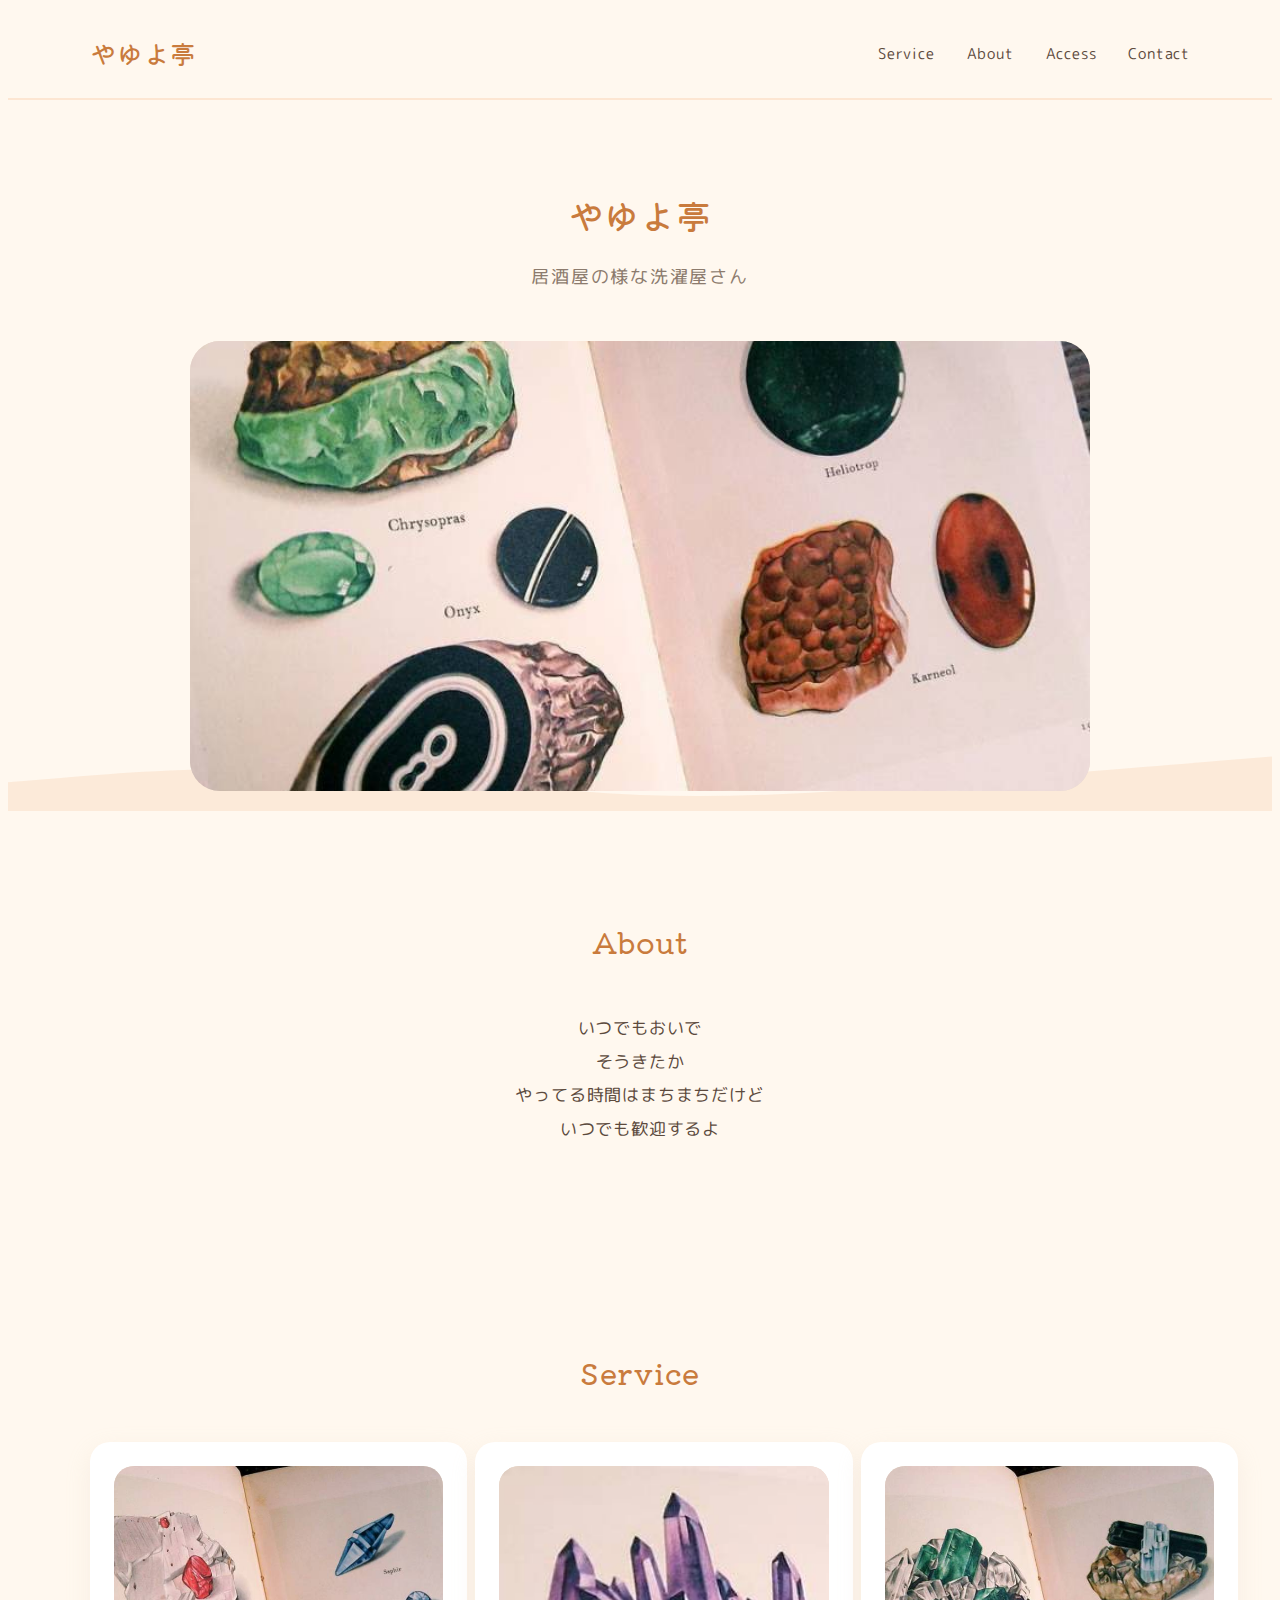
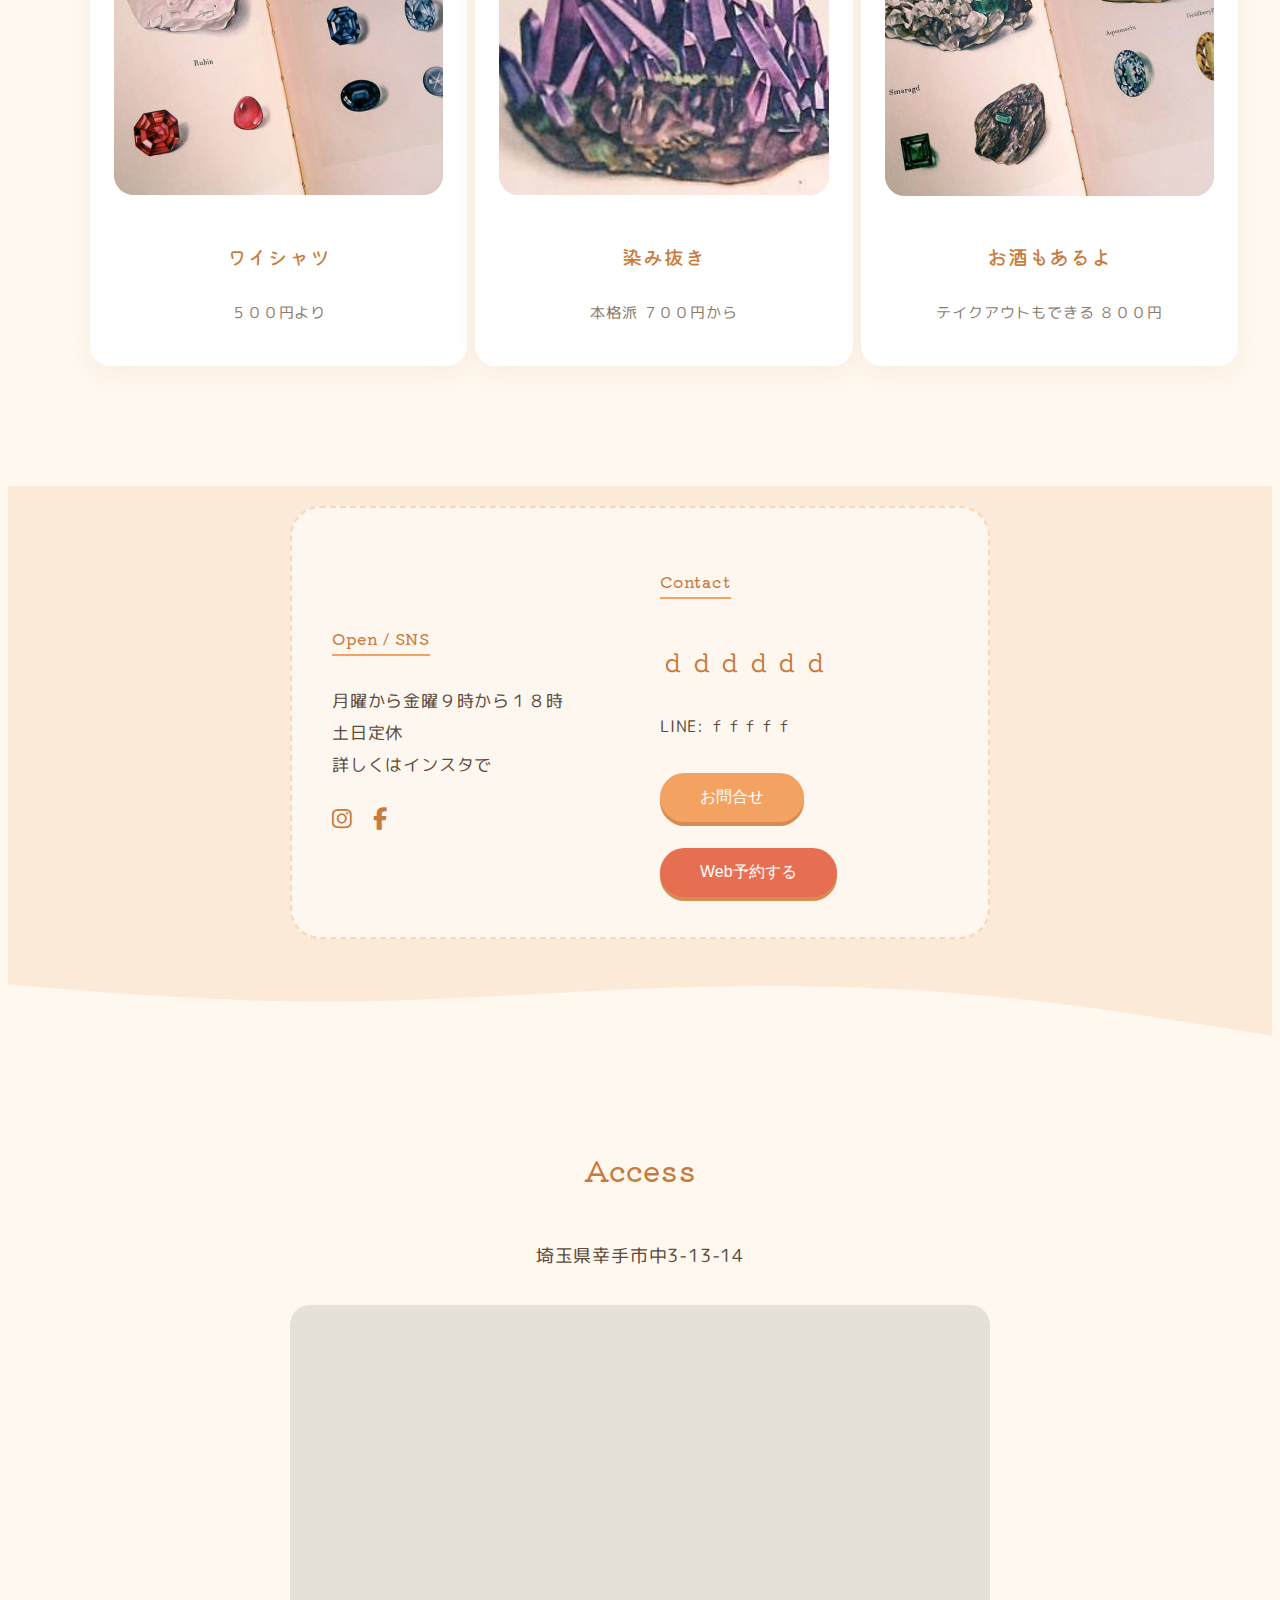
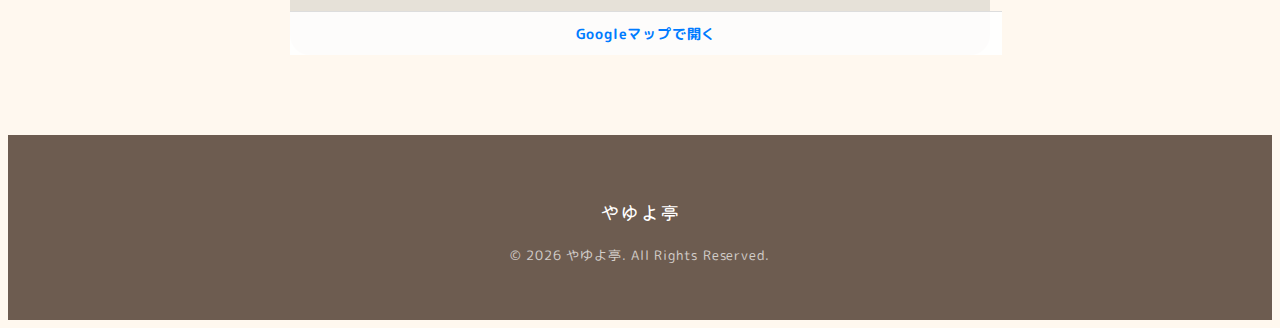
<file: index.html>
<!DOCTYPE html>
<html lang="ja">
<head>
    <meta charset="UTF-8">
    <meta name="viewport" content="width=device-width, initial-scale=1.0">
    <title>やゆよ亭</title>
    <link rel="preconnect" href="https://fonts.googleapis.com">
    <link rel="preconnect" href="https://fonts.gstatic.com" crossorigin>
    <link href="https://fonts.googleapis.com/css2?family=Kiwi+Maru:wght@300;400;500&family=M+PLUS+Rounded+1c:wght@300;400;500;700&family=Noto+Sans+JP:wght@300;400;500;700&display=swap" rel="stylesheet">
    <link rel="stylesheet" href="https://cdnjs.cloudflare.com/ajax/libs/font-awesome/6.5.1/css/all.min.css">
    <style>
        
/* CSS Variables */
:root {
    --color-bg-base: #FFF8EF;
    --color-bg-sub: #FFFDF9;
    /* ... existing vars ... */
    --color-bg-accent: #FEF0E3;
    --color-primary: #F4A261;
    --color-accent: #C97B3D;
    --color-text: #5C4A3D;
    --color-text-light: #8C7B6D;
    --color-placeholder: #EBDCCB;
    --font-base: "M PLUS Rounded 1c", sans-serif;
    --font-heading: "Kiwi Maru", serif;
    --radius-sm: 8px;
    --radius-md: 20px;
    --radius-lg: 30px;
    --width-content: 1100px;
    --width-narrow: 700px;
    --spacing-sm: 24px;
    --spacing-md: 48px;
    --spacing-lg: 80px;
}

/* Form Styles */
.p-form-container { padding: 30px 20px; background: #fff; margin: 40px auto; max-width: 500px; border-radius: 10px; box-shadow: 0 4px 20px rgba(0, 0, 0, 0.08); border: 2px solid #f0f0f0; }
.p-form-group { margin-bottom: 20px; text-align: left; }
.p-form-label { display: block; margin-bottom: 8px; font-size: 0.95rem; color: #444; font-weight: 700; }
.p-form-input, .p-form-textarea, .p-form-select { width: 100%; padding: 12px; border: 1px solid #ddd; border-radius: 6px; font-size: 1rem; background: #fafafa; transition: border 0.2s; }
.p-form-input:focus, .p-form-textarea:focus, .p-form-select:focus { border-color: #F4A261; outline: none; background: #fff; }
.p-form-btn { width: 100%; padding: 14px; background: #F4A261; color: #fff; border: none; border-radius: 50px; font-weight: bold; font-size: 1.1rem; cursor: pointer; transition: opacity 0.2s, transform 0.2s; box-shadow: 0 4px 0 #D68C53; margin-top: 10px; }
.p-form-btn:hover { opacity: 0.9; transform: translateY(-2px); }
.p-form-select { appearance: none; background-image: url("data:image/svg+xml;charset=UTF-8,%3csvg xmlns='http://www.w3.org/2000/svg' viewBox='0 0 24 24' fill='none' stroke='currentColor' stroke-width='2' stroke-linecap='round' stroke-linejoin='round'%3e%3cpolyline points='6 9 12 15 18 9'%3e%3c/polyline%3e%3c/svg%3e"); background-repeat: no-repeat; background-position: right 10px center; background-size: 1em; }

    --color-bg-sub: #FFFDF9;
    --color-bg-accent: #FEF0E3;
    --color-primary: #F4A261;
    --color-accent: #C97B3D;
    --color-text: #5C4A3D;
    --color-text-light: #8C7B6D;
    --color-placeholder: #EBDCCB;
    --font-base: "M PLUS Rounded 1c", sans-serif;
    --font-heading: "Kiwi Maru", serif;
    --radius-sm: 8px;
    --radius-md: 20px;
    --radius-lg: 30px;
    --width-content: 1100px;
    --width-narrow: 700px;
    --spacing-sm: 24px;
    --spacing-md: 48px;
    --spacing-lg: 80px;
}
/* Reset & Base */
*, *::before, *::after { box-sizing: border-box; margin: 0; padding: 0; }
body { font-family: var(--font-base); color: var(--color-text); background-color: var(--color-bg-base); line-height: 1.9; font-weight: 400; letter-spacing: 0.05em; }
a { text-decoration: none; color: inherit; transition: opacity 0.3s, color 0.3s; }
ul { list-style: none; }
img { max-width: 100%; height: auto; display: block; border-radius: var(--radius-sm); }
h1, h2, h3, h4 { font-family: var(--font-heading); font-weight: 500; line-height: 1.5; }
/* Utilities */
.container { max-width: var(--width-content); margin: 0 auto; padding: 0 32px; }
.narrow-container { max-width: var(--width-narrow); margin: 0 auto; padding: 0 32px; }
.section { padding: var(--spacing-lg) 0; }
.section-title { font-size: 1.8rem; text-align: center; margin-bottom: var(--spacing-md); color: var(--color-accent); }
/* SNS */
.info-sns { display: flex; gap: 20px; margin-top: 15px; }
.sns-icon { font-size: 1.4rem; color: var(--color-accent); transition: opacity 0.3s ease, transform 0.3s ease; display: inline-block; }
.sns-icon:hover { opacity: 0.7; transform: translateY(-2px); }
.sns-icon[href="#"], .sns-icon[href=""] { display: none; }
/* Header */
.header { height: 90px; display: flex; align-items: center; background-color: var(--color-bg-base); position: sticky; top: 0; z-index: 100; border-bottom: 2px solid rgba(244, 162, 97, 0.2); }
.header-inner { width: 100%; display: flex; justify-content: space-between; align-items: center; }
.logo { font-family: var(--font-heading); font-size: 1.6rem; color: var(--color-accent); }
.nav ul { display: flex; gap: 32px; }
.nav a { color: var(--color-text); font-size: 0.95rem; }
.nav a:hover { color: var(--color-primary); }
/* Hero */
.hero { padding: 60px 0 0; text-align: center; position: relative; overflow: hidden; }
.hero-title { font-size: 2.2rem; color: var(--color-accent); margin-bottom: 16px; }
.hero-catch { font-size: 1.1rem; color: var(--color-text-light); margin-bottom: 48px; letter-spacing: 0.1em; }
.hero-image-placeholder { width: 100%; max-width: 900px; height: 450px; background-color: var(--color-placeholder); margin: 0 auto; border-radius: var(--radius-lg); display: flex; align-items: center; justify-content: center; color: #fff; font-size: 1.2rem; position: relative; z-index: 1; overflow: hidden; }
.hero-image-placeholder img { width: 100%; height: 100%; object-fit: cover; }
.wave-separator { line-height: 0; margin-top: -60px; position: relative; z-index: 2; }
.wave-separator svg { width: 100%; height: 120px; }
/* About */
.about { text-align: center; }
.about-text { font-size: 1.05rem; text-align: center; line-height: 2.0; white-space: pre-wrap; }
/* Service */
.service { padding-bottom: 120px; }
.service-grid { display: grid; grid-template-columns: repeat(3, minmax(0, 1fr)); gap: 56px; align-items: stretch; }
.service-card { background-color: #fff; padding: 24px; border-radius: var(--radius-md); box-shadow: 0 8px 24px rgba(220, 200, 180, 0.2); text-align: center; transition: none; cursor: default; display: flex; flex-direction: column; width: 100%; min-width: 0; }
.service-image-placeholder { width: 100%; aspect-ratio: 1 / 1; background-color: var(--color-placeholder); border-radius: var(--radius-md); margin-bottom: 20px; overflow: hidden; }
.service-image-placeholder img { width: 100%; height: 100%; object-fit: cover; }
.service-card-title { font-size: 1.25rem; color: var(--color-accent); margin-bottom: 12px; }
.service-desc { font-size: 0.95rem; color: var(--color-text-light); line-height: 1.8; }
/* Info */
.wave-separator-top, .wave-separator-bottom { line-height: 0; }
.wave-separator-top svg, .wave-separator-bottom svg { width: 100%; height: 80px; }
.info { background-color: rgba(246, 201, 166, 0.3); padding: 20px 0; }
.info-box { background-color: rgba(255, 255, 255, 0.6); padding: 40px; border-radius: var(--radius-lg); border: 2px dashed rgba(244, 162, 97, 0.4); max-width: 900px; margin: 0 auto; }
.info-grid { display: grid; grid-template-columns: 1fr 1fr; gap: 40px; align-items: center; }
.info-label { font-size: 1rem; color: var(--color-accent); margin-bottom: 12px; display: inline-block; border-bottom: 2px solid var(--color-primary); padding-bottom: 4px; }
.info-value { font-size: 1.05rem; white-space: pre-wrap; }
.contact-em { font-size: 1.6rem; font-family: var(--font-heading); color: var(--color-accent); letter-spacing: 0.1em; }
.note { font-size: 0.85rem; color: var(--color-text-light); }
.btn-primary { display: inline-block; margin-top: 16px; background-color: var(--color-primary); color: #fff; padding: 14px 40px; border-radius: 50px; font-size: 1rem; box-shadow: 0 4px 0 #D68C53; transition: transform 0.1s, box-shadow 0.1s; }
.btn-primary:hover { transform: translateY(-2px); box-shadow: 0 8px 16px rgba(244, 162, 97, 0.3); }
/* Access */
.access { text-align: center; }
.access-address { font-style: normal; font-size: 1.1rem; margin-bottom: 32px; display: block; white-space: pre-wrap; }
.map-placeholder { width: 100%; max-width: 900px; height: 350px; background-color: #E6E1D8; border-radius: var(--radius-md); display: flex; align-items: center; justify-content: center; color: #fff; margin: 0 auto; }
/* Footer */
.footer { background-color: #6D5C50; color: #fff; padding: 40px 0; text-align: center; }
.footer-logo { font-family: var(--font-heading); font-size: 1.2rem; margin-bottom: 8px; }
.footer-copy { font-size: 0.8rem; opacity: 0.7; }
/* Responsive */
@media (max-width: 768px) {
  body { overflow-x: hidden; }
  .hero-title { display: none; }
  .service .container.narrow-container { padding-left: 32px; padding-right: 32px; }
  .service-grid { grid-template-columns: 1fr; gap: 24px; width: 100%; margin: 0 auto; justify-items: center; }
  .service-card { width: 100%; max-width: 420px; margin-left: auto; margin-right: auto; }
  .hero-title { font-size: 1.8rem; }
  .hero-image-placeholder { height: 300px; }
  .info-grid { grid-template-columns: 1fr; gap: 40px; }
  .header-inner { flex-direction: column; gap: 16px; padding: 16px; }
  .header-inner { align-items: center; }
  .nav { width: 100%; display: flex; justify-content: center; }
  .nav ul { width: 100%; justify-content: center; }
  .nav ul { gap: 20px; font-size: 0.9rem; }
  .wave-separator { margin-top: -30px; }
  .header { height: auto; position: static; }
}

        
.booking-modal {
    position: fixed;
    inset: 0;
    background: rgba(0, 0, 0, 0.45);
    display: none;
    align-items: center;
    justify-content: center;
    z-index: 9999;
    padding: 20px;
}
.booking-modal.is-open {
    display: flex;
}
.booking-modal-dialog {
    width: min(720px, 100%);
    max-height: 90vh;
    overflow-y: auto;
    background: #fff;
    border-radius: 12px;
    box-shadow: 0 16px 48px rgba(0, 0, 0, 0.2);
    position: relative;
    padding: 20px;
}
.booking-modal-close {
    position: sticky;
    top: 0;
    margin-left: auto;
    display: block;
    width: 36px;
    height: 36px;
    border: none;
    border-radius: 50%;
    background: #f0f0f0;
    color: #333;
    cursor: pointer;
    font-size: 20px;
    line-height: 1;
    z-index: 2;
}
body.booking-modal-open {
    overflow: hidden;
}
.contact-modal {
    position: fixed;
    inset: 0;
    background: rgba(0, 0, 0, 0.45);
    display: none;
    align-items: center;
    justify-content: center;
    z-index: 9999;
    padding: 20px;
}
.contact-modal.is-open {
    display: flex;
}
.contact-modal-dialog {
    width: min(720px, 100%);
    max-height: 90vh;
    overflow-y: auto;
    background: #fff;
    border-radius: 12px;
    box-shadow: 0 16px 48px rgba(0, 0, 0, 0.2);
    position: relative;
    padding: 20px;
}
.contact-modal-close {
    position: sticky;
    top: 0;
    margin-left: auto;
    display: block;
    width: 36px;
    height: 36px;
    border: none;
    border-radius: 50%;
    background: #f0f0f0;
    color: #333;
    cursor: pointer;
    font-size: 20px;
    line-height: 1;
    z-index: 2;
}
body.contact-modal-open {
    overflow: hidden;
}
button.btn-primary {
    border: none;
    outline: none;
}
button.btn-primary:focus,
button.btn-primary:focus-visible {
    outline: none;
    box-shadow: none;
}

    </style>
</head>
<body>
    <header class="header">
        <div class="container header-inner">
            <h1 class="logo">やゆよ亭</h1>
            <nav class="nav">
                <ul>
                    <li><a href="#service">Service</a></li>
                    <li><a href="#about">About</a></li>
                    <li><a href="#access">Access</a></li>
                    <li><a href="#contact">Contact</a></li>
                </ul>
            </nav>
        </div>
    </header>

    <main>
        <section class="hero">
            <div class="container hero-inner">
                <div class="hero-content">
                
                
                <h2 class="hero-title">やゆよ亭</h2>
                <p class="hero-catch">居酒屋の様な洗濯屋さん</p>
                
                </div>
                
                <div class="hero-image-placeholder">
                    <img src="[data-uri]" alt="Main">
                </div>
            </div>
            <div class="wave-separator-top" style="margin-top:-60px; pointer-events:none;"><svg viewBox="0 0 1440 100" xmlns="http://www.w3.org/2000/svg" preserveAspectRatio="none"><path fill="#F6C9A6" fill-opacity="0.3" d="M0,64L60,58.7C120,53,240,43,360,48C480,53,600,75,720,80C840,85,960,75,1080,64C1200,53,1320,43,1380,37.3L1440,32L1440,320L1380,320C1320,320,1200,320,1080,320C960,320,840,320,720,320C600,320,480,320,360,320C240,320,120,320,60,320L0,320Z"></path></svg></div>
        </section>

        <section id="about" class="section about">
            <div class="container narrow-container">
                <h3 class="section-title">About</h3>
                <p class="about-text">いつでもおいで<br>そうきたか<br>やってる時間はまちまちだけど<br>いつでも歓迎するよ</p>
            </div>
        </section>

        <section id="service" class="section service">
            <div class="container">
                <h3 class="section-title">Service</h3>
                <div class="service-grid">
                    
            <div class="service-card">
                <div class="service-image-placeholder"><img src="[data-uri]" alt="ワイシャツ"></div>
                <h4 class="service-card-title">ワイシャツ</h4>
                <p class="service-desc">５００円より</p>
            </div>
        
                    
            <div class="service-card">
                <div class="service-image-placeholder"><img src="[data-uri]" alt="染み抜き"></div>
                <h4 class="service-card-title">染み抜き</h4>
                <p class="service-desc">本格派
７００円から</p>
            </div>
        
                    
            <div class="service-card">
                <div class="service-image-placeholder"><img src="[data-uri]" alt="お酒もあるよ"></div>
                <h4 class="service-card-title">お酒もあるよ</h4>
                <p class="service-desc">テイクアウトもできる
８００円</p>
            </div>
        
                </div>
            </div>
        </section>

        <section id="contact" class="section info">
             <div class="container narrow-container"><div class="info-box">
             
             
                <div class="info-grid">
                    <div class="info-item">
                        <h4 class="info-label">Open / SNS</h4>
                        <p class="info-value">月曜から金曜９時から１８時<br>土日定休<br>詳しくはインスタで</p>
                        <div class="info-sns"><a href="こここｋ" class="sns-icon" target="_blank"><i class="fa-brands fa-instagram"></i></a><a href="ｇｇｇｇ" class="sns-icon" target="_blank"><i class="fa-brands fa-facebook-f"></i></a></div>
                    </div>
                    <div class="info-item">
                        <h4 class="info-label">Contact</h4>
                        <p class="info-value contact-em" style="">ｄｄｄｄｄｄ</p>
                        <p class="info-sub">LINE: ｆｆｆｆｆ</p>
                        <div style="display:flex; flex-direction:column; gap:10px; align-items:flex-start;">
                            <button type="button" id="contact-open-btn" class="btn-primary">お問合せ</button>
                            <button type="button" id="booking-open-btn" class="btn-primary" style="background:#E76F51;">Web予約する</button>
                        </div>
                    </div>
                </div>
                
                
        <div id="contact-modal" class="contact-modal" aria-hidden="true">
            <div class="contact-modal-dialog" role="dialog" aria-modal="true" aria-label="お問い合わせフォーム">
                <button type="button" class="contact-modal-close" data-contact-close aria-label="閉じる">×</button>
                <div class="p-form-container" id="contact-form" style="margin-top:0;">
                    <h3 style="text-align:center; margin-bottom:20px; color:var(--color-accent); font-family:var(--font-heading);">お問い合わせ</h3>
                    <form action="#" method="post" onsubmit="event.preventDefault(); alert('デモサイトのため送信されません。');">
                        <div class="p-form-group">
                            <label class="p-form-label">お名前</label>
                            <input type="text" class="p-form-input" placeholder="例) 山田 太郎" required>
                        </div>
                        <div class="p-form-group">
                            <label class="p-form-label">メールアドレス</label>
                            <input type="email" class="p-form-input" placeholder="example@email.com" required>
                        </div>
                        <div class="p-form-group">
                            <label class="p-form-label">お問い合わせ内容</label>
                            <textarea class="p-form-textarea" rows="4" required></textarea>
                        </div>
                        <button type="submit" class="p-form-btn">送信する</button>
                    </form>
                </div>
            </div>
        </div>
        
                
        <div id="booking-modal" class="booking-modal" aria-hidden="true">
            <div class="booking-modal-dialog" role="dialog" aria-modal="true" aria-label="Web予約フォーム">
                <button type="button" class="booking-modal-close" data-booking-close aria-label="閉じる">×</button>
                <div class="p-form-container" id="booking-form" style="margin-top:0;">
            <h3 style="text-align:center; margin-bottom:20px; color:var(--color-accent); font-family:var(--font-heading);">Web予約</h3>
            
            <div style="font-size:0.9em; color:#666; margin-bottom:25px; line-height:1.6; background:#f9f9f9; padding:15px; border-radius:6px;">
                 <strong>営業時間:</strong> 月曜～木曜１０時から１４時<br>
                 <strong>定休日:</strong> 土日祝日<br>
                 <span style="display:block; margin-top:8px; font-size:0.85em; color:#888;"></span>
            </div>
            
            
            <div style="font-size:0.9em; margin-bottom:30px; line-height:1.6; padding:0 5px;">
                後ほど当店より内容を確認し、正式な予約確定のご案内を差し上げます。<br>万が一、2〜3日経過しても返信がない場合は、恐れ入りますがお電話等で一度お問い合わせください。
            </div>

            <form action="#" method="post" onsubmit="event.preventDefault(); alert('デモサイトのため送信されません。');">
                
             <div class="p-form-group" style="padding-bottom: 20px; border-bottom: 1px dashed #eee;">
                 <label class="p-form-label">第1希望日時 <span style="color:red">*</span></label>
                 <div style="display:flex; gap:10px;">
                     <input type="date" class="p-form-input" required style="flex:2;">
                     
              <div style="flex:1; display:flex; align-items:center; gap:5px;">
                 <select class="p-form-input" required style="padding:12px 5px; text-align:center;"><option value="">--</option><option value="00">00</option><option value="01">01</option><option value="02">02</option><option value="03">03</option><option value="04">04</option><option value="05">05</option><option value="06">06</option><option value="07">07</option><option value="08">08</option><option value="09">09</option><option value="10">10</option><option value="11">11</option><option value="12">12</option><option value="13">13</option><option value="14">14</option><option value="15">15</option><option value="16">16</option><option value="17">17</option><option value="18">18</option><option value="19">19</option><option value="20">20</option><option value="21">21</option><option value="22">22</option><option value="23">23</option></select>
                 <span>:</span>
                 <select class="p-form-input" required style="padding:12px 5px; text-align:center;"><option value="00">00</option></select>
              </div>
                 </div>
             </div>
             <div class="p-form-group" style="padding-bottom: 20px; border-bottom: 1px dashed #eee;">
                 <label class="p-form-label">第2希望日時 <span style="color:red">*</span></label>
                 <div style="display:flex; gap:10px;">
                     <input type="date" class="p-form-input" required style="flex:2;">
                     
              <div style="flex:1; display:flex; align-items:center; gap:5px;">
                 <select class="p-form-input" required style="padding:12px 5px; text-align:center;"><option value="">--</option><option value="00">00</option><option value="01">01</option><option value="02">02</option><option value="03">03</option><option value="04">04</option><option value="05">05</option><option value="06">06</option><option value="07">07</option><option value="08">08</option><option value="09">09</option><option value="10">10</option><option value="11">11</option><option value="12">12</option><option value="13">13</option><option value="14">14</option><option value="15">15</option><option value="16">16</option><option value="17">17</option><option value="18">18</option><option value="19">19</option><option value="20">20</option><option value="21">21</option><option value="22">22</option><option value="23">23</option></select>
                 <span>:</span>
                 <select class="p-form-input" required style="padding:12px 5px; text-align:center;"><option value="00">00</option></select>
              </div>
                 </div>
             </div>
             <div class="p-form-group" style="padding-bottom: 20px; border-bottom: 1px dashed #eee;">
                 <label class="p-form-label">第3希望日時 <span style="color:red">*</span></label>
                 <div style="display:flex; gap:10px;">
                     <input type="date" class="p-form-input" required style="flex:2;">
                     
              <div style="flex:1; display:flex; align-items:center; gap:5px;">
                 <select class="p-form-input" required style="padding:12px 5px; text-align:center;"><option value="">--</option><option value="00">00</option><option value="01">01</option><option value="02">02</option><option value="03">03</option><option value="04">04</option><option value="05">05</option><option value="06">06</option><option value="07">07</option><option value="08">08</option><option value="09">09</option><option value="10">10</option><option value="11">11</option><option value="12">12</option><option value="13">13</option><option value="14">14</option><option value="15">15</option><option value="16">16</option><option value="17">17</option><option value="18">18</option><option value="19">19</option><option value="20">20</option><option value="21">21</option><option value="22">22</option><option value="23">23</option></select>
                 <span>:</span>
                 <select class="p-form-input" required style="padding:12px 5px; text-align:center;"><option value="00">00</option></select>
              </div>
                 </div>
             </div>

                <div class="p-form-group">
                    <label class="p-form-label">人数</label>
                    <select class="p-form-select">
                        <option>1名</option>
                        <option>2名</option>
                        <option>3名以上</option>
                    </select>
                </div>
                
                <div class="p-form-group">
                    <label class="p-form-label">お名前 <span style="color:red">*</span></label>
                    <input type="text" class="p-form-input" placeholder="例) 山田 花子" required>
                </div>
                
                <div class="p-form-group">
                    <label class="p-form-label">電話番号 <span style="color:red">*</span></label>
                    <input type="tel" class="p-form-input" placeholder="例) 090-1234-5678" required>
                </div>
                
                <div class="p-form-group">
                    <label class="p-form-label">備考欄</label>
                    <textarea class="p-form-textarea" rows="3" placeholder="ご要望などあればご記入ください"></textarea>
                </div>

                <button type="submit" class="p-form-btn">予約リクエストを送信</button>
            </form>
                </div>
            </div>
        </div>
        

             </div>
             </div>
        </section>
        
        <div class="wave-separator-bottom"><svg viewBox="0 0 1440 100" xmlns="http://www.w3.org/2000/svg" preserveAspectRatio="none"><path fill="#F6C9A6" fill-opacity="0.3" d="M0,32L60,37.3C120,43,240,53,360,53.3C480,53,600,43,720,37.3C840,32,960,32,1080,42.7C1200,53,1320,75,1380,85.3L1440,96L1440,0L1380,0C1320,0,1200,0,1080,0C960,0,840,0,720,0C600,0,480,0,360,0C240,0,120,0,60,0L0,0Z"></path></svg></div>

        <section id="access" class="section access">
            <div class="container narrow-container">
                <h3 class="section-title">Access</h3>
                <address class="access-address">埼玉県幸手市中3-13-14</address>
                <div class="map-placeholder">
                    
                    <div style="position:relative; width:100%; height:100%;">
                        <iframe
                            width="100%"
                            height="100%"
                            frameborder="0"
                            style="border:0;"
                            src="https://maps.google.com/maps?q=%E5%9F%BC%E7%8E%89%E7%9C%8C%E5%B9%B8%E6%89%8B%E5%B8%82%E4%B8%AD3-13-14&output=embed&t=m&z=15"
                            loading="lazy"
                            allowfullscreen>
                        </iframe>
                        <div style="position:absolute; bottom:0; left:0; width:100%; background:rgba(255,255,255,0.9); padding:6px; text-align:center; border-top:1px solid #ddd;">
                            <a href="https://www.google.com/maps/search/?api=1&query=%E5%9F%BC%E7%8E%89%E7%9C%8C%E5%B9%B8%E6%89%8B%E5%B8%82%E4%B8%AD3-13-14" target="_blank" rel="noopener" style="color:#007bff; font-weight:bold; text-decoration:none; font-size:0.9em;">
                                Googleマップで開く
                            </a>
                        </div>
                    </div>
                    
                </div>
            </div>
        </section>
    </main>

    <footer class="footer">
        <div class="container footer-inner">
            <p class="footer-logo">やゆよ亭</p>
            <p class="footer-copy">&copy; 2026 やゆよ亭. All Rights Reserved.</p>
        </div>
    </footer>
    <script>
    (() => {
        const bindModal = (openBtnId, modalId, closeSelector, bodyClass) => {
            const openBtn = document.getElementById(openBtnId);
            const modal = document.getElementById(modalId);
            if (!openBtn || !modal) return null;

            const closeModal = () => {
                modal.classList.remove('is-open');
                modal.setAttribute('aria-hidden', 'true');
                document.body.classList.remove(bodyClass);
            };

            openBtn.addEventListener('click', () => {
                modal.classList.add('is-open');
                modal.setAttribute('aria-hidden', 'false');
                document.body.classList.add(bodyClass);
            });

            modal.addEventListener('click', (e) => {
                if (e.target === modal || e.target.closest(closeSelector)) {
                    closeModal();
                }
            });
            return { modal, closeModal };
        };

        const booking = bindModal('booking-open-btn', 'booking-modal', '[data-booking-close]', 'booking-modal-open');
        const contact = bindModal('contact-open-btn', 'contact-modal', '[data-contact-close]', 'contact-modal-open');

        document.addEventListener('keydown', (e) => {
            if (e.key !== 'Escape') return;
            if (booking && booking.modal.classList.contains('is-open')) booking.closeModal();
            if (contact && contact.modal.classList.contains('is-open')) contact.closeModal();
        });
    })();
    </script>
</body>
</html>
</file>
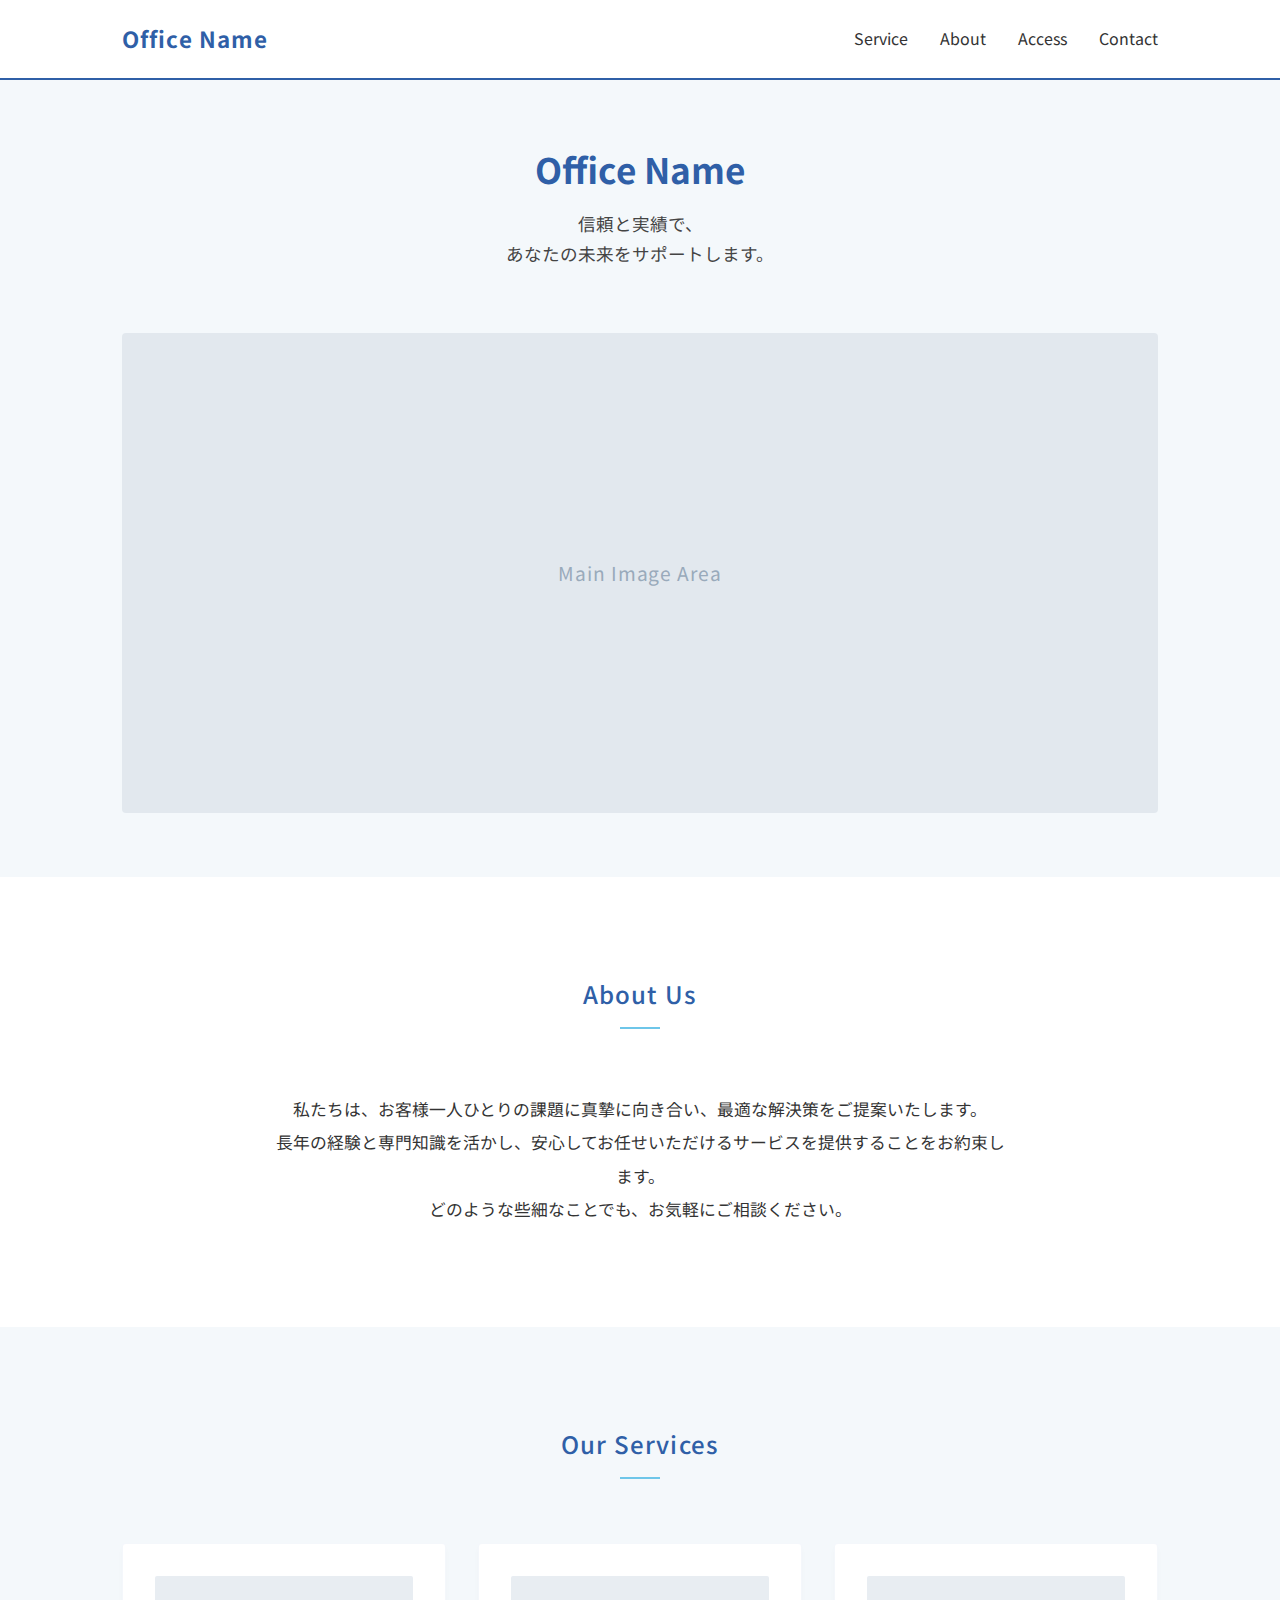
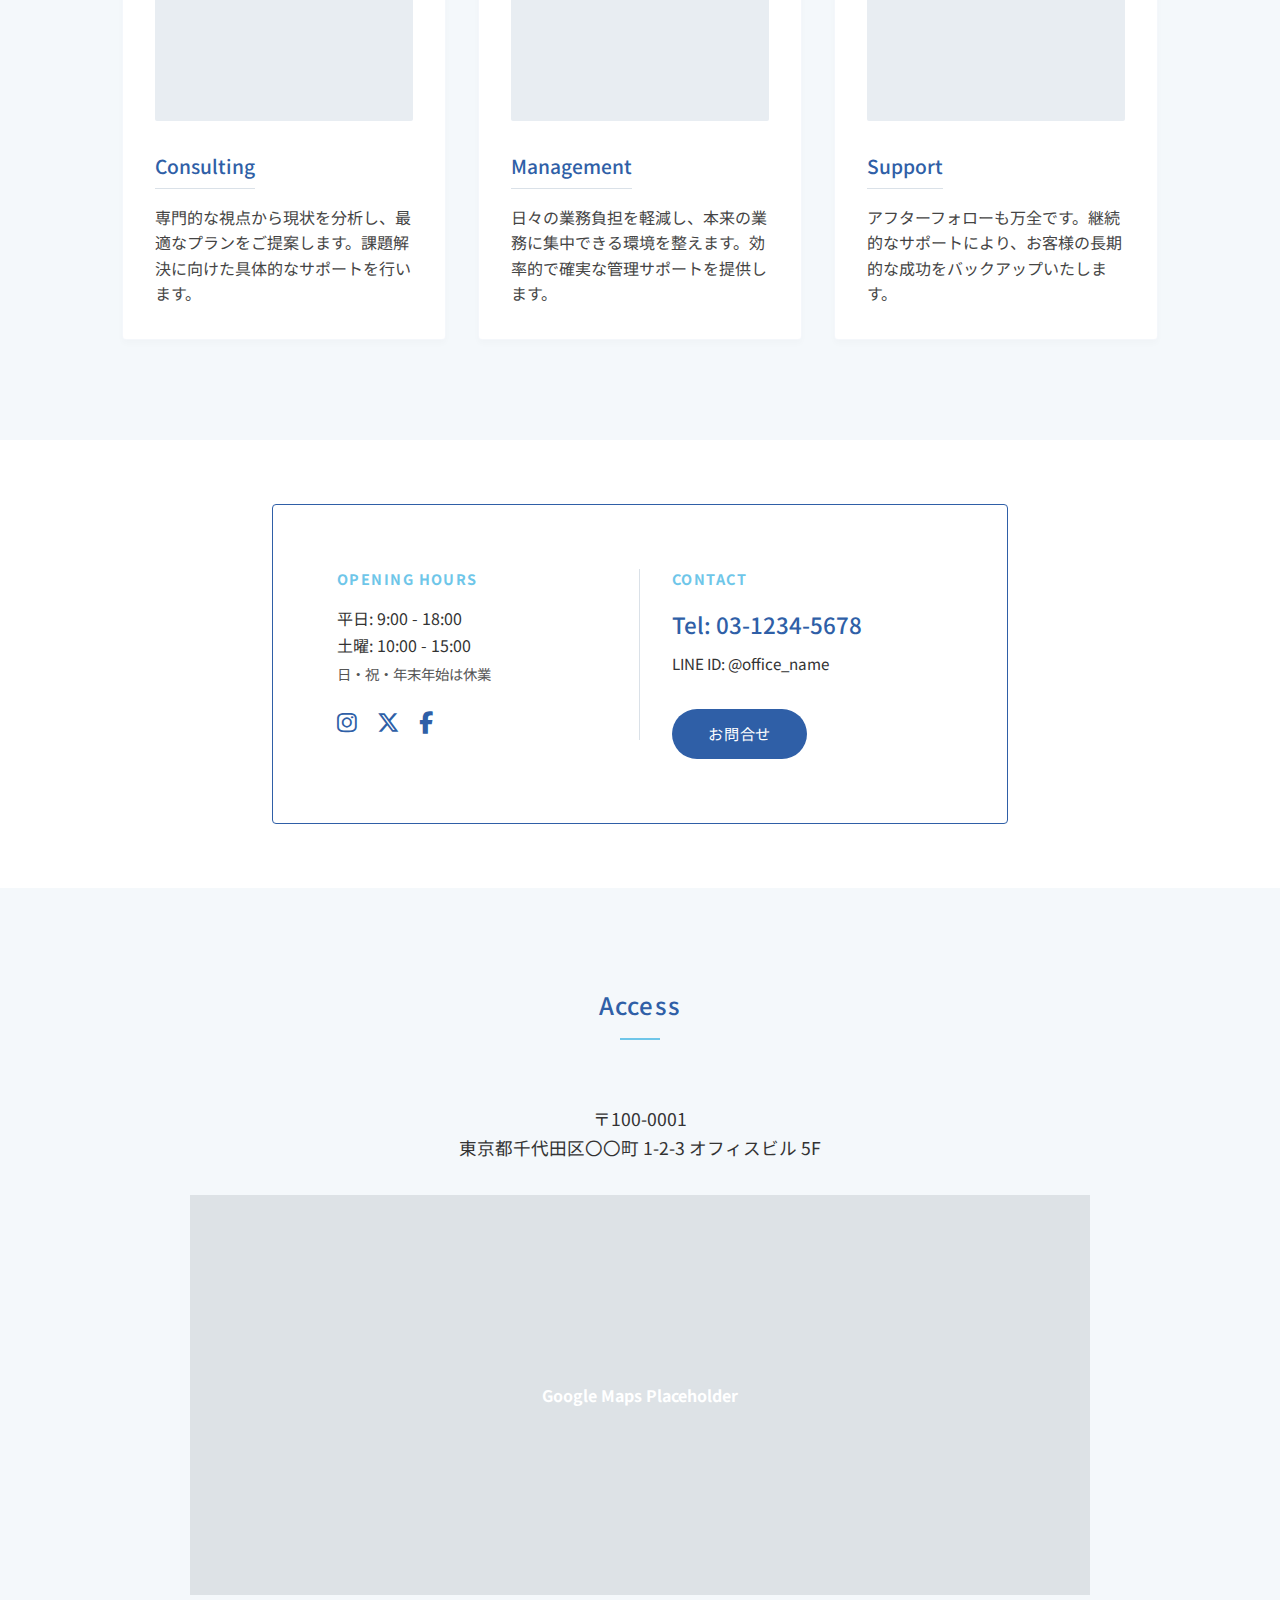
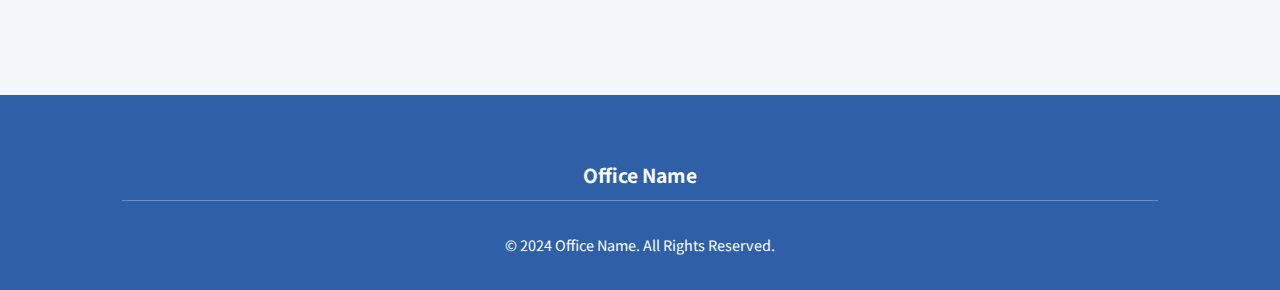
<file: 3mini_blue/index.html>
<!DOCTYPE html>
<html lang="ja">

<head>
    <meta charset="UTF-8">
    <meta name="viewport" content="width=device-width, initial-scale=1.0">
    <title>Trustworthy Blue Site Layout Mockup</title>
    <link rel="preconnect" href="https://fonts.googleapis.com">
    <link rel="preconnect" href="https://fonts.gstatic.com" crossorigin>
    <link href="https://fonts.googleapis.com/css2?family=Noto+Sans+JP:wght@300;400;500;700&display=swap"
        rel="stylesheet">
    <link rel="stylesheet" href="https://cdnjs.cloudflare.com/ajax/libs/font-awesome/6.5.1/css/all.min.css">
    <link rel="stylesheet" href="style.css">
</head>

<body>

    <!-- ヘッダー -->
    <header class="header">
        <div class="container header-inner">
            <h1 class="logo">Office Name</h1>
            <nav class="nav">
                <ul>
                    <li><a href="#service">Service</a></li>
                    <li><a href="#about">About</a></li>
                    <li><a href="#access">Access</a></li>
                    <li><a href="#contact">Contact</a></li>
                </ul>
            </nav>
        </div>
    </header>

    <main>
        <!-- ヒーローエリア -->
        <section class="hero">
            <div class="container hero-inner">
                <div class="hero-content">
                    <h2 class="hero-title">Office Name</h2>
                    <p class="hero-catch">信頼と実績で、<br>あなたの未来をサポートします。</p>
                </div>
                <div class="hero-image-placeholder">
                    <span>Main Image Area</span>
                </div>
            </div>
        </section>

        <!-- 紹介文エリア -->
        <section id="about" class="section about">
            <div class="container narrow-container">
                <h3 class="section-title">About Us</h3>
                <p class="about-text">
                    私たちは、お客様一人ひとりの課題に真摯に向き合い、最適な解決策をご提案いたします。<br>
                    長年の経験と専門知識を活かし、安心してお任せいただけるサービスを提供することをお約束します。<br>
                    どのような些細なことでも、お気軽にご相談ください。
                </p>
            </div>
        </section>

        <!-- サービス紹介エリア -->
        <section id="service" class="section service">
            <div class="container">
                <h3 class="section-title">Our Services</h3>
                <div class="service-grid">
                    <!-- サービス1 -->
                    <div class="service-card">
                        <div class="service-image-placeholder"></div>
                        <h4 class="service-card-title">Consulting</h4>
                        <p class="service-desc">専門的な視点から現状を分析し、最適なプランをご提案します。課題解決に向けた具体的なサポートを行います。</p>
                    </div>
                    <!-- サービス2 -->
                    <div class="service-card">
                        <div class="service-image-placeholder"></div>
                        <h4 class="service-card-title">Management</h4>
                        <p class="service-desc">日々の業務負担を軽減し、本来の業務に集中できる環境を整えます。効率的で確実な管理サポートを提供します。</p>
                    </div>
                    <!-- サービス3 -->
                    <div class="service-card">
                        <div class="service-image-placeholder"></div>
                        <h4 class="service-card-title">Support</h4>
                        <p class="service-desc">アフターフォローも万全です。継続的なサポートにより、お客様の長期的な成功をバックアップいたします。</p>
                    </div>
                </div>
            </div>
        </section>

        <!-- 営業情報ブロック -->
        <section id="contact" class="section info">
            <div class="container narrow-container">
                <div class="info-box">
                    <div class="info-grid">
                        <div class="info-item">
                            <h4 class="info-label">Opening Hours</h4>
                            <p class="info-value">
                                平日: 9:00 - 18:00<br>
                                土曜: 10:00 - 15:00<br>
                                <span class="note">日・祝・年末年始は休業</span>
                            </p>
                            <div class="info-sns">
                                <a href="https://instagram.com" class="sns-icon" aria-label="Instagram"
                                    data-preview-link="snsInstagram" target="_blank">
                                    <i class="fa-brands fa-instagram"></i>
                                </a>
                                <a href="https://x.com" class="sns-icon" aria-label="X (Twitter)"
                                    data-preview-link="snsX" target="_blank">
                                    <i class="fa-brands fa-x-twitter"></i>
                                </a>
                                <a href="https://facebook.com" class="sns-icon" aria-label="Facebook"
                                    data-preview-link="snsFacebook" target="_blank">
                                    <i class="fa-brands fa-facebook-f"></i>
                                </a>
                            </div>
                        </div>
                        <div class="info-item">
                            <h4 class="info-label">Contact</h4>
                            <p class="info-value contact-highlight">
                                Tel: 03-1234-5678
                            </p>
                            <p class="info-sub">
                                LINE ID: @office_name
                            </p>
                            <a href="#" class="btn-primary">お問合せ</a>
                            <a href="#" class="btn-primary btn-reserve"
                                style="display:none; background-color:#E76F51; margin-left:10px;">ご予約</a>
                        </div>
                    </div>
                </div>
            </div>
        </section>

        <!-- アクセス -->
        <section id="access" class="section access">
            <div class="container">
                <h3 class="section-title">Access</h3>
                <div class="access-content">
                    <address class="access-address">
                        〒100-0001<br>
                        東京都千代田区〇〇町 1-2-3 オフィスビル 5F
                    </address>
                    <div class="map-placeholder">
                        <span>Google Maps Placeholder</span>
                    </div>
                </div>
            </div>
        </section>
    </main>

    <!-- フッター -->
    <footer class="footer">
        <div class="container footer-inner">
            <div class="footer-info">
                <p class="footer-logo">Office Name</p>

            </div>
            <p class="footer-copy">&copy; 2024 Office Name. All Rights Reserved.</p>
        </div>
    </footer>

</body>

</html>
</file>
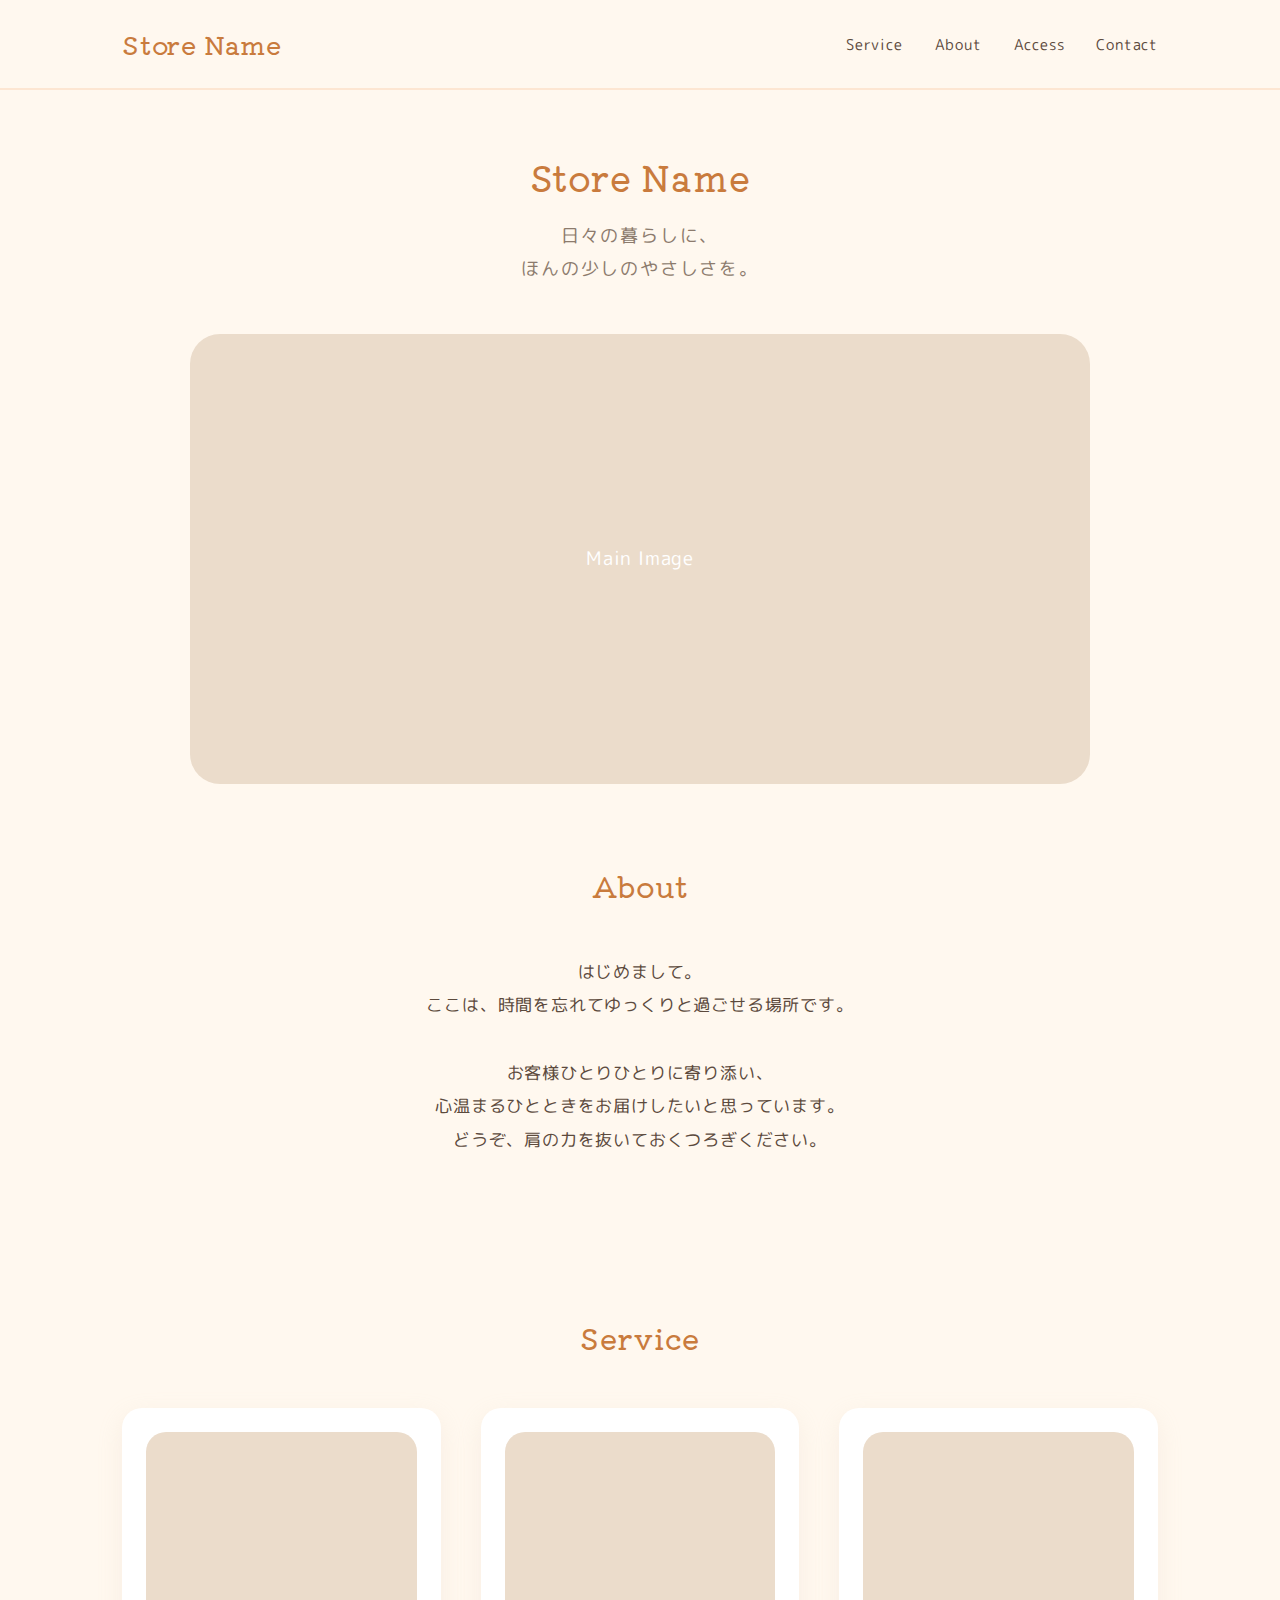
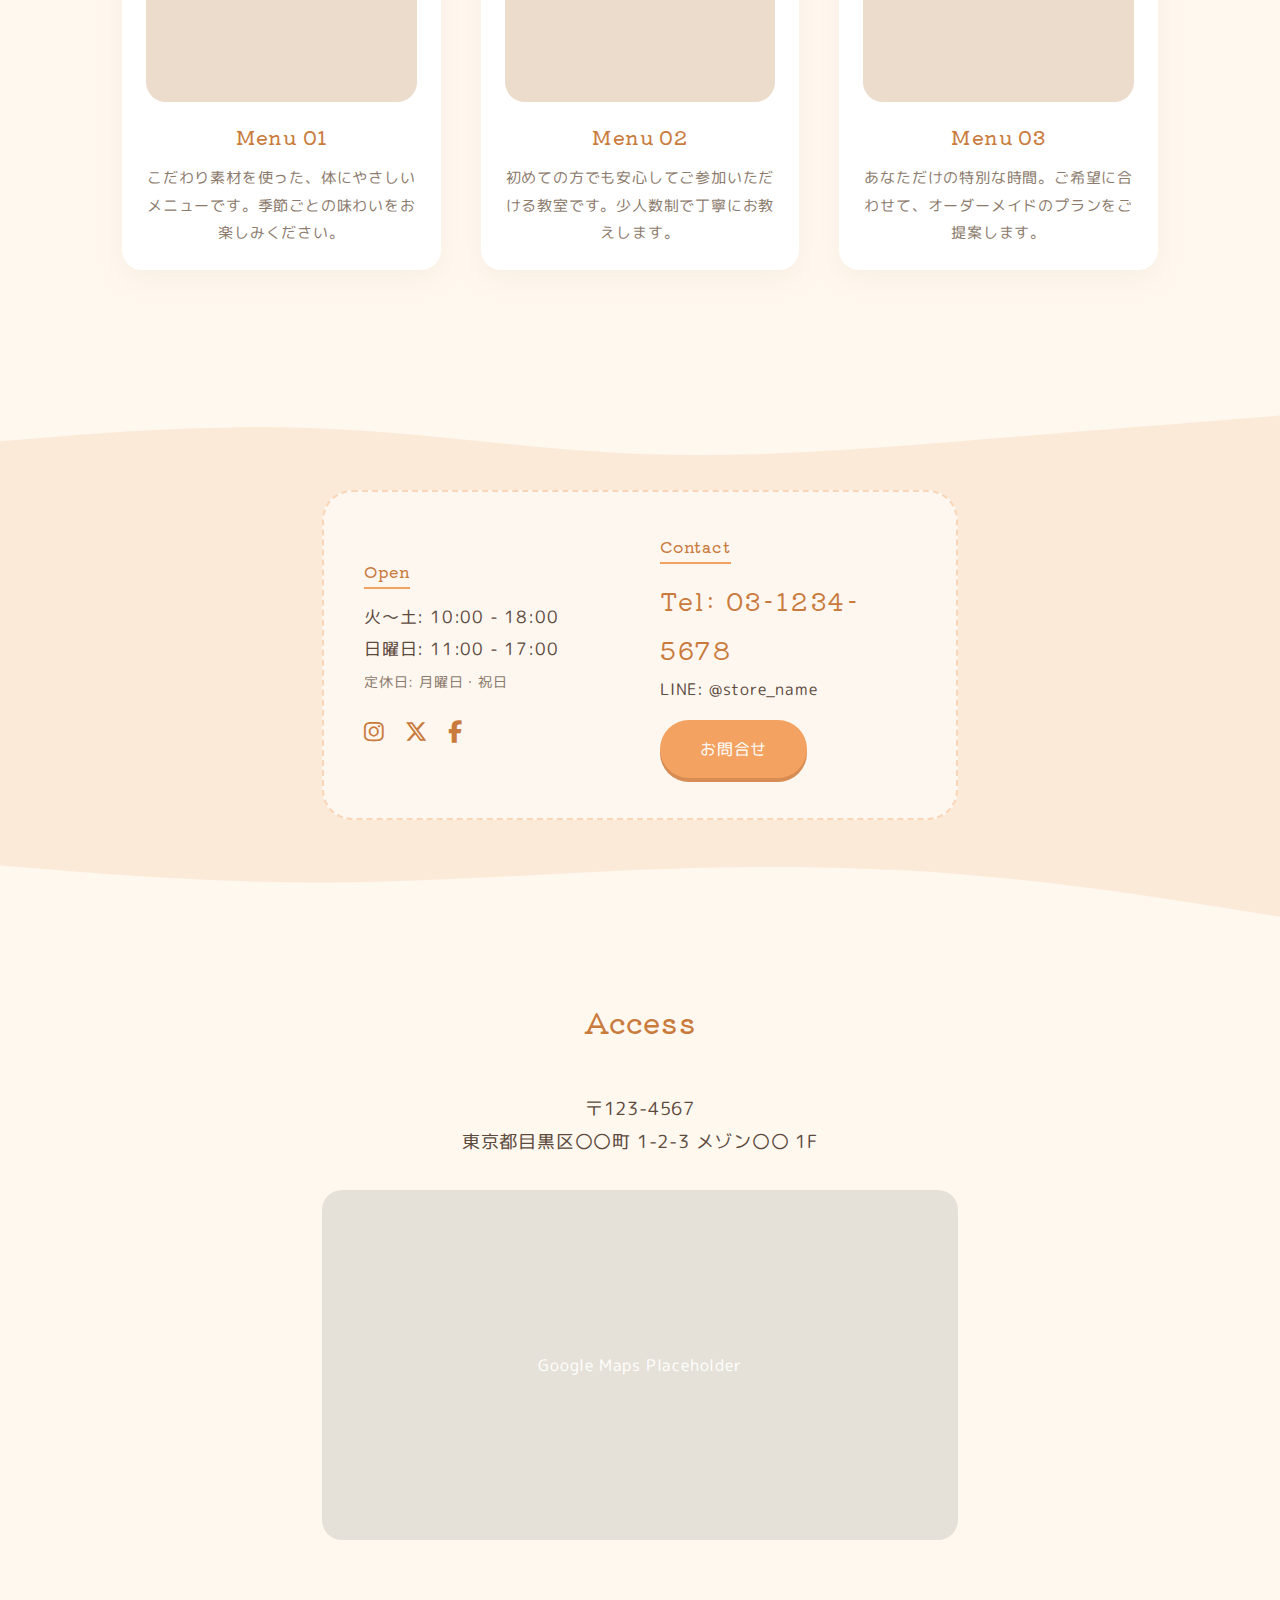
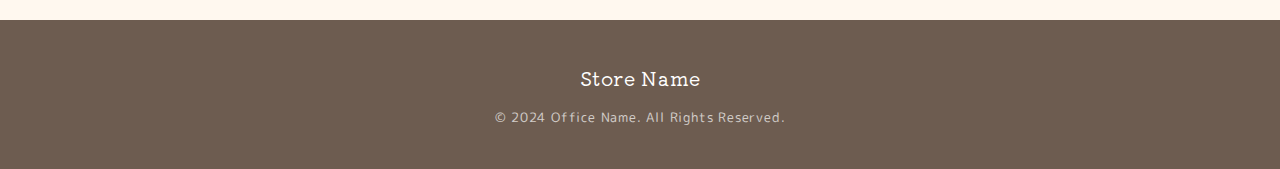
<file: 3mini_cream/index.html>
<!DOCTYPE html>
<html lang="ja">

<head>
    <meta charset="UTF-8">
    <meta name="viewport" content="width=device-width, initial-scale=1.0">
    <title>Cream & Warm Layout Mockup</title>
    <link rel="preconnect" href="https://fonts.googleapis.com">
    <link rel="preconnect" href="https://fonts.gstatic.com" crossorigin>
    <link
        href="https://fonts.googleapis.com/css2?family=Kiwi+Maru:wght@300;400;500&family=M+PLUS+Rounded+1c:wght@300;400;500;700&display=swap"
        rel="stylesheet">
    <link rel="stylesheet" href="https://cdnjs.cloudflare.com/ajax/libs/font-awesome/6.5.1/css/all.min.css">
    <link rel="stylesheet" href="style.css">
</head>

<body>

    <!-- ヘッダー -->
    <header class="header">
        <div class="container header-inner">
            <h1 class="logo">Store Name</h1>
            <nav class="nav">
                <ul>
                    <li><a href="#service">Service</a></li>
                    <li><a href="#about">About</a></li>
                    <li><a href="#access">Access</a></li>
                    <li><a href="#contact">Contact</a></li>
                </ul>
            </nav>
        </div>
    </header>

    <main>
        <!-- ヒーローエリア -->
        <section class="hero">
            <div class="container hero-inner">
                <div class="hero-content">
                    <h2 class="hero-title">Store Name</h2>
                    <p class="hero-catch">日々の暮らしに、<br>ほんの少しのやさしさを。</p>
                </div>
                <div class="hero-image-placeholder">
                    <span>Main Image</span>
                </div>
            </div>
            <!-- 波型の装飾 (下部) 削除 -->
        </section>

        <!-- 紹介文エリア -->
        <section id="about" class="section about">
            <div class="container narrow-container">
                <h3 class="section-title">About</h3>
                <p class="about-text">
                    はじめまして。<br>
                    ここは、時間を忘れてゆっくりと過ごせる場所です。<br>
                    <br>
                    お客様ひとりひとりに寄り添い、<br>
                    心温まるひとときをお届けしたいと思っています。<br>
                    どうぞ、肩の力を抜いておくつろぎください。
                </p>
            </div>
        </section>

        <!-- サービス紹介エリア -->
        <section id="service" class="section service">
            <div class="container">
                <h3 class="section-title">Service</h3>
                <div class="service-grid">
                    <!-- サービス1 -->
                    <div class="service-card">
                        <div class="service-image-placeholder"></div>
                        <h4 class="service-card-title">Menu 01</h4>
                        <p class="service-desc">こだわり素材を使った、体にやさしいメニューです。季節ごとの味わいをお楽しみください。</p>
                    </div>
                    <!-- サービス2 -->
                    <div class="service-card">
                        <div class="service-image-placeholder"></div>
                        <h4 class="service-card-title">Menu 02</h4>
                        <p class="service-desc">初めての方でも安心してご参加いただける教室です。少人数制で丁寧にお教えします。</p>
                    </div>
                    <!-- サービス3 -->
                    <div class="service-card">
                        <div class="service-image-placeholder"></div>
                        <h4 class="service-card-title">Menu 03</h4>
                        <p class="service-desc">あなただけの特別な時間。ご希望に合わせて、オーダーメイドのプランをご提案します。</p>
                    </div>
                </div>
            </div>
        </section>

        <!-- 営業情報ブロック (背景変えて強調) -->
        <div class="wave-separator-top">
            <svg viewBox="0 0 1440 100" xmlns="http://www.w3.org/2000/svg" preserveAspectRatio="none">
                <path fill="#F6C9A6" fill-opacity="0.3"
                    d="M0,64L60,58.7C120,53,240,43,360,48C480,53,600,75,720,80C840,85,960,75,1080,64C1200,53,1320,43,1380,37.3L1440,32L1440,320L1380,320C1320,320,1200,320,1080,320C960,320,840,320,720,320C600,320,480,320,360,320C240,320,120,320,60,320L0,320Z">
                </path>
            </svg>
        </div>
        <section id="contact" class="section info">
            <div class="container narrow-container">
                <div class="info-box">
                    <div class="info-grid">
                        <div class="info-item">
                            <h4 class="info-label">Open</h4>
                            <p class="info-value">
                                火〜土: 10:00 - 18:00<br>
                                日曜日: 11:00 - 17:00<br>
                                <span class="note">定休日: 月曜日・祝日</span>
                            </p>
                            <div class="info-sns">
                                <a href="https://instagram.com" class="sns-icon" aria-label="Instagram"
                                    data-preview-link="snsInstagram" target="_blank">
                                    <i class="fa-brands fa-instagram"></i>
                                </a>
                                <a href="https://x.com" class="sns-icon" aria-label="X (Twitter)"
                                    data-preview-link="snsX" target="_blank">
                                    <i class="fa-brands fa-x-twitter"></i>
                                </a>
                                <a href="https://facebook.com" class="sns-icon" aria-label="Facebook"
                                    data-preview-link="snsFacebook" target="_blank">
                                    <i class="fa-brands fa-facebook-f"></i>
                                </a>
                            </div>
                        </div>
                        <div class="info-item">
                            <h4 class="info-label">Contact</h4>
                            <p class="info-value contact-em">
                                Tel: 03-1234-5678
                            </p>
                            <p class="info-sub">
                                LINE: @store_name
                            </p>
                            <a href="#" class="btn-primary">お問合せ</a>
                            <a href="#" class="btn-primary btn-reserve"
                                style="display:none; background-color:#E76F51; margin-left:10px;">ご予約</a>
                        </div>
                    </div>
                </div>
            </div>
        </section>
        <div class="wave-separator-bottom">
            <svg viewBox="0 0 1440 100" xmlns="http://www.w3.org/2000/svg" preserveAspectRatio="none">
                <path fill="#F6C9A6" fill-opacity="0.3"
                    d="M0,32L60,37.3C120,43,240,53,360,53.3C480,53,600,43,720,37.3C840,32,960,32,1080,42.7C1200,53,1320,75,1380,85.3L1440,96L1440,0L1380,0C1320,0,1200,0,1080,0C960,0,840,0,720,0C600,0,480,0,360,0C240,0,120,0,60,0L0,0Z">
                </path>
            </svg>
        </div>

        <!-- アクセス -->
        <section id="access" class="section access">
            <div class="container narrow-container">
                <h3 class="section-title">Access</h3>
                <address class="access-address">
                    〒123-4567<br>
                    東京都目黒区〇〇町 1-2-3 メゾン〇〇 1F
                </address>
                <div class="map-placeholder">
                    <span>Google Maps Placeholder</span>
                </div>
            </div>
        </section>
    </main>

    <!-- フッター -->
    <footer class="footer">
        <div class="container footer-inner">
            <p class="footer-logo">Store Name</p>
            <p class="footer-copy">&copy; 2024 Office Name. All Rights Reserved.</p>
        </div>
    </footer>

</body>

</html>
</file>
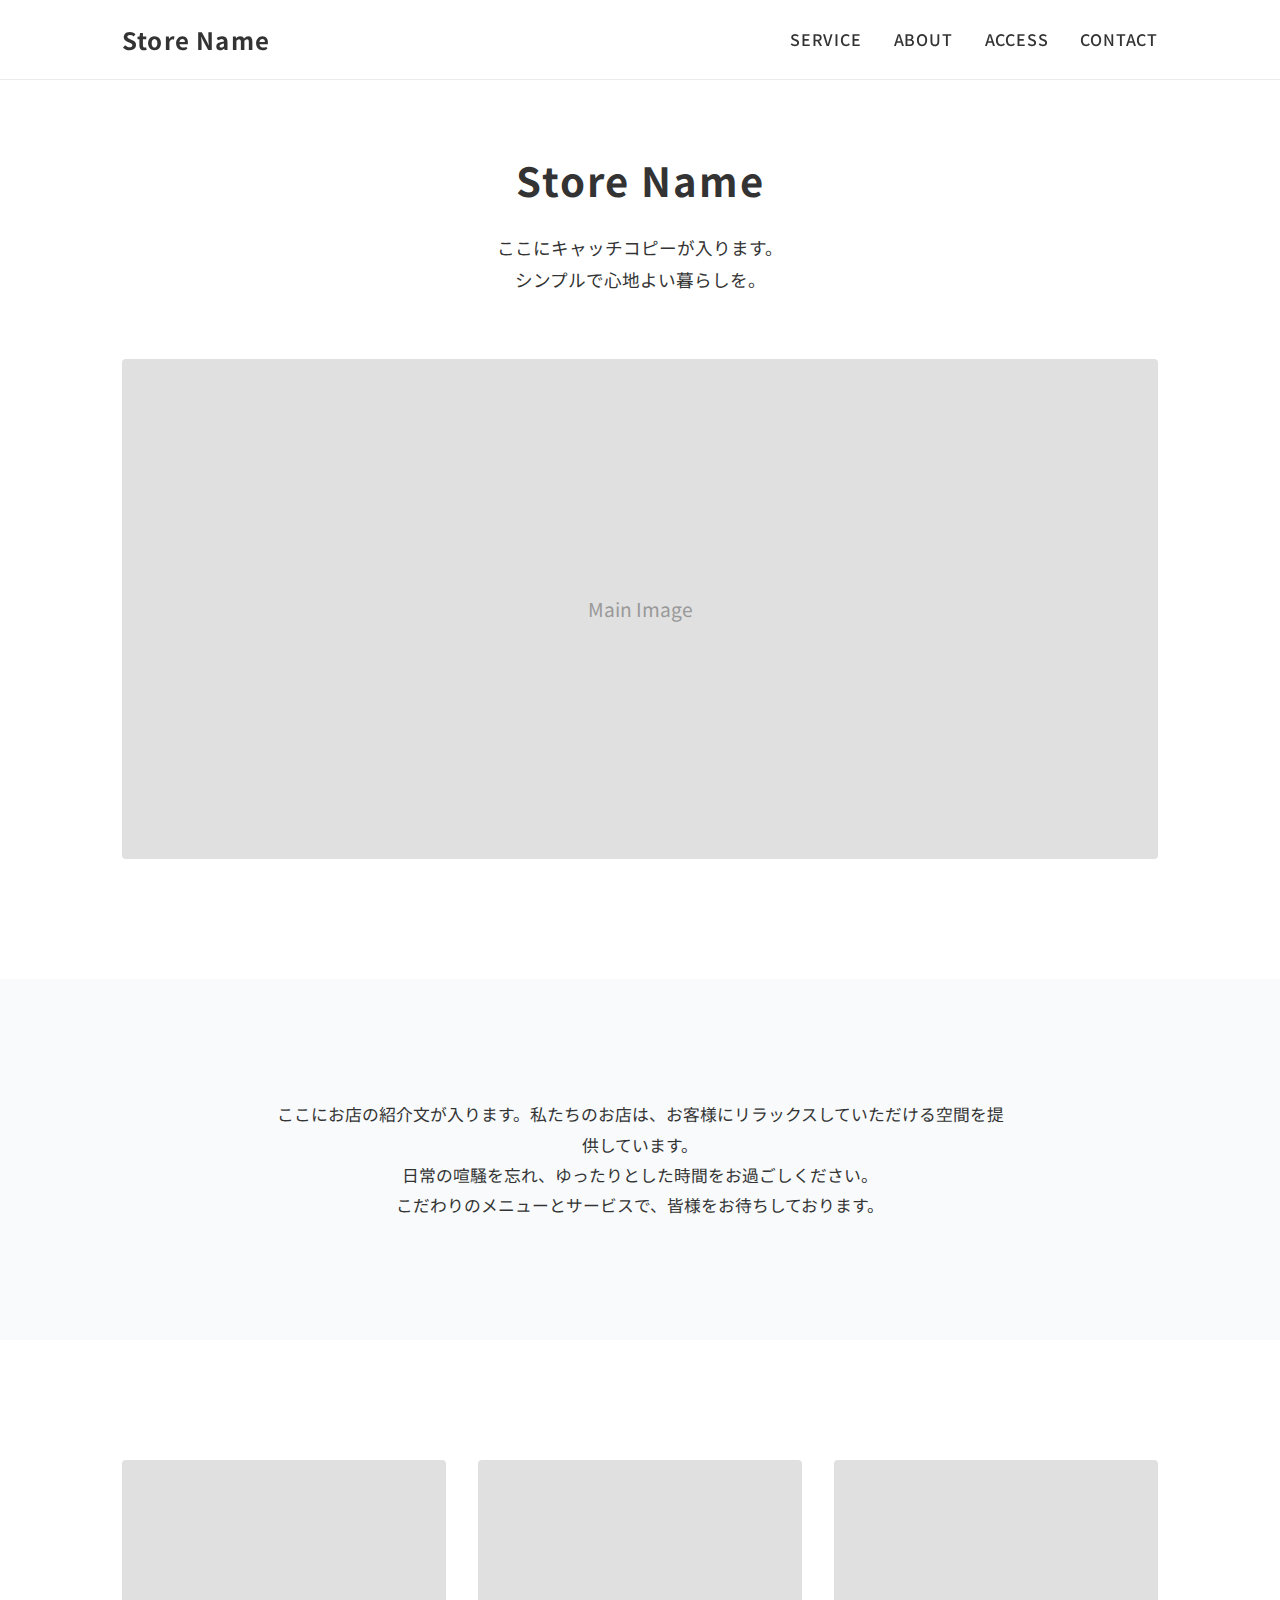
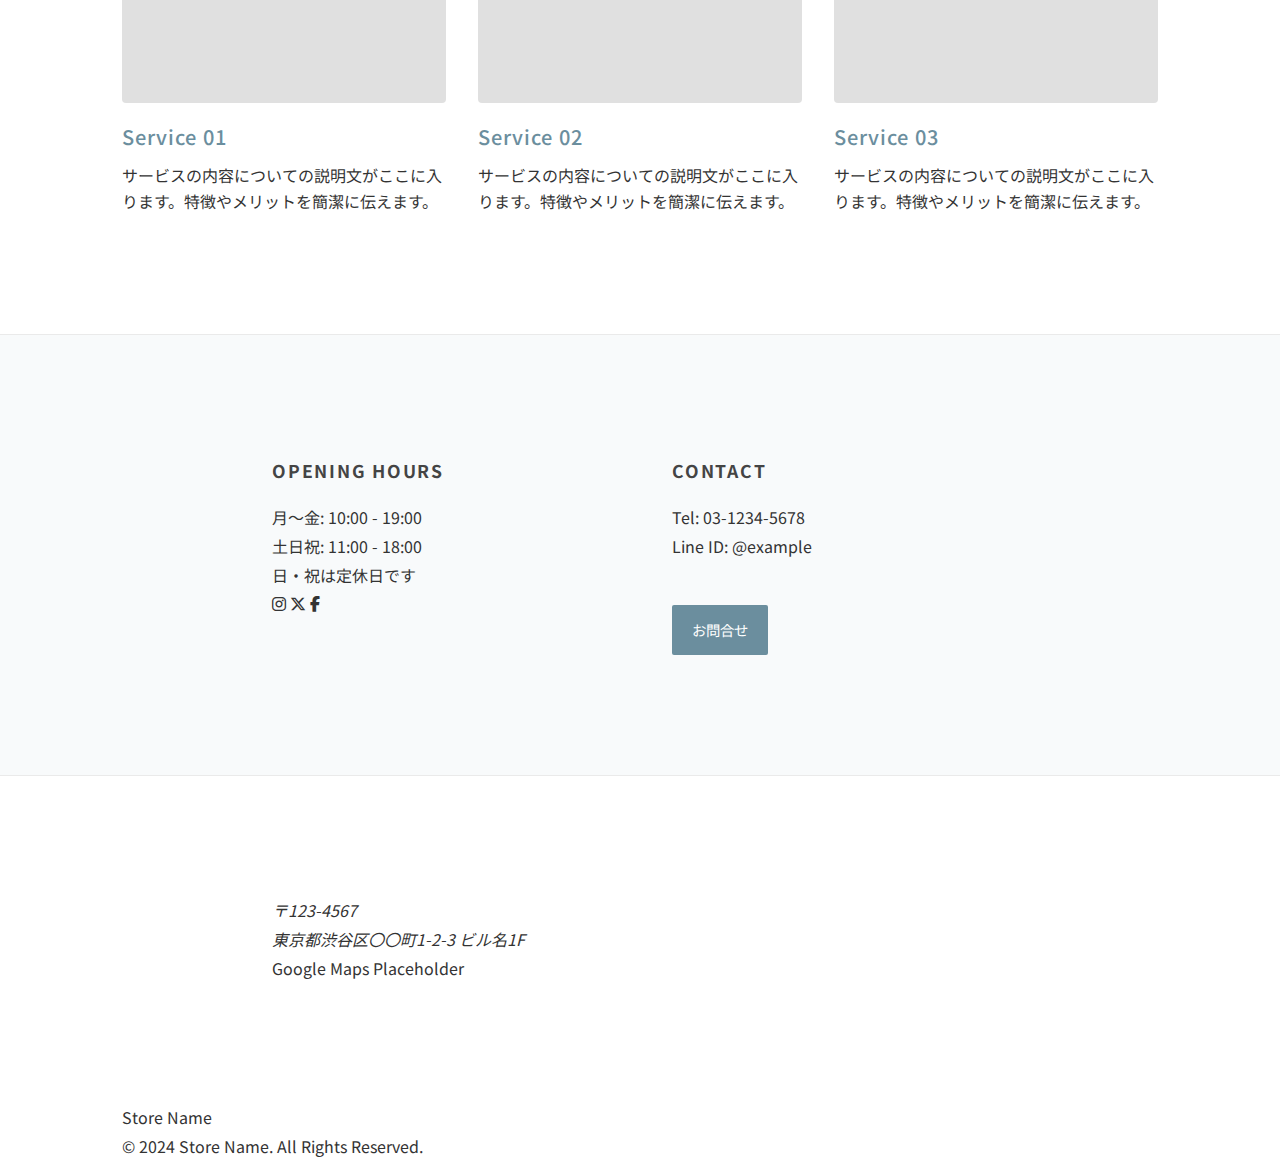
<file: 3mini_simple/index.html>
<!DOCTYPE html>
<html lang="ja">

<head>
    <meta charset="UTF-8">
    <meta name="viewport" content="width=device-width, initial-scale=1.0">
    <title>Simple Store Layout Mockup</title>
    <link rel="preconnect" href="https://fonts.googleapis.com">
    <link rel="preconnect" href="https://fonts.gstatic.com" crossorigin>
    <link href="https://fonts.googleapis.com/css2?family=Noto+Sans+JP:wght@300;400;500;700&display=swap"
        rel="stylesheet">
    <link rel="stylesheet" href="https://cdnjs.cloudflare.com/ajax/libs/font-awesome/6.5.1/css/all.min.css">
    <link rel="stylesheet" href="style.css">
</head>

<body>

    <!-- ヘッダー -->
    <header class="header">
        <div class="container header-inner">
            <h1 class="logo">Store Name</h1>
            <nav class="nav">
                <ul>
                    <li><a href="#service">Service</a></li>
                    <li><a href="#about">About</a></li>
                    <li><a href="#access">Access</a></li>
                    <li><a href="#contact">Contact</a></li>
                </ul>
            </nav>
        </div>
    </header>

    <main>
        <!-- ヒーローエリア -->
        <section class="hero">
            <div class="container hero-inner">
                <h2 class="hero-title">Store Name</h2>
                <p class="hero-catch">ここにキャッチコピーが入ります。<br>シンプルで心地よい暮らしを。</p>
                <div class="hero-image-placeholder">
                    <span>Main Image</span>
                </div>
            </div>
        </section>

        <!-- 紹介文エリア -->
        <section id="about" class="section about">
            <div class="container narrow-container">
                <p class="about-text">
                    ここにお店の紹介文が入ります。私たちのお店は、お客様にリラックスしていただける空間を提供しています。<br>
                    日常の喧騒を忘れ、ゆったりとした時間をお過ごしください。<br>
                    こだわりのメニューとサービスで、皆様をお待ちしております。
                </p>
            </div>
        </section>

        <!-- サービス紹介エリア -->
        <section id="service" class="section service">
            <div class="container">
                <div class="service-grid">
                    <!-- サービス1 -->
                    <div class="service-card">
                        <div class="service-image-placeholder"></div>
                        <h3 class="service-title">Service 01</h3>
                        <p class="service-desc">サービスの内容についての説明文がここに入ります。特徴やメリットを簡潔に伝えます。</p>
                    </div>
                    <!-- サービス2 -->
                    <div class="service-card">
                        <div class="service-image-placeholder"></div>
                        <h3 class="service-title">Service 02</h3>
                        <p class="service-desc">サービスの内容についての説明文がここに入ります。特徴やメリットを簡潔に伝えます。</p>
                    </div>
                    <!-- サービス3 -->
                    <div class="service-card">
                        <div class="service-image-placeholder"></div>
                        <h3 class="service-title">Service 03</h3>
                        <p class="service-desc">サービスの内容についての説明文がここに入ります。特徴やメリットを簡潔に伝えます。</p>
                    </div>
                </div>
            </div>
        </section>

        <!-- 営業情報ブロック -->
        <section id="contact" class="section info">
            <div class="container narrow-container">
                <div class="info-grid">
                    <div class="info-item">
                        <h3 class="info-title">Opening Hours</h3>
                        <p class="info-content">
                            月〜金: 10:00 - 19:00<br>
                            土日祝: 11:00 - 18:00<br>
                            <span class="note">日・祝は定休日です</span>
                        </p>
                        <div class="info-sns">
                            <a href="https://instagram.com" class="sns-icon" aria-label="Instagram"
                                data-preview-link="snsInstagram" target="_blank">
                                <i class="fa-brands fa-instagram"></i>
                            </a>
                            <a href="https://x.com" class="sns-icon" aria-label="X (Twitter)" data-preview-link="snsX"
                                target="_blank">
                                <i class="fa-brands fa-x-twitter"></i>
                            </a>
                            <a href="https://facebook.com" class="sns-icon" aria-label="Facebook"
                                data-preview-link="snsFacebook" target="_blank">
                                <i class="fa-brands fa-facebook-f"></i>
                            </a>
                        </div>
                    </div>
                    <div class="info-item">
                        <h3 class="info-title">Contact</h3>
                        <p class="info-content">
                            Tel: 03-1234-5678<br>
                            Line ID: @example
                            <br><br>
                            <a href="#" class="button">お問合せ</a>
                            <a href="#" class="button btn-reserve"
                                style="display:none; background-color:#E76F51; margin-left:10px;">ご予約</a>
                        </p>
                    </div>
                </div>
            </div>
        </section>

        <!-- アクセス -->
        <section id="access" class="section access">
            <div class="container narrow-container">
                <address class="access-address">
                    〒123-4567<br>
                    東京都渋谷区〇〇町1-2-3 ビル名1F
                </address>
                <div class="map-placeholder">
                    <span>Google Maps Placeholder</span>
                </div>
            </div>
        </section>
    </main>

    <!-- フッター -->
    <footer class="footer">
        <div class="container footer-inner">
            <p class="footer-logo">Store Name</p>
            <p class="footer-copy">&copy; 2024 Store Name. All Rights Reserved.</p>
        </div>
    </footer>

</body>

</html>
</file>
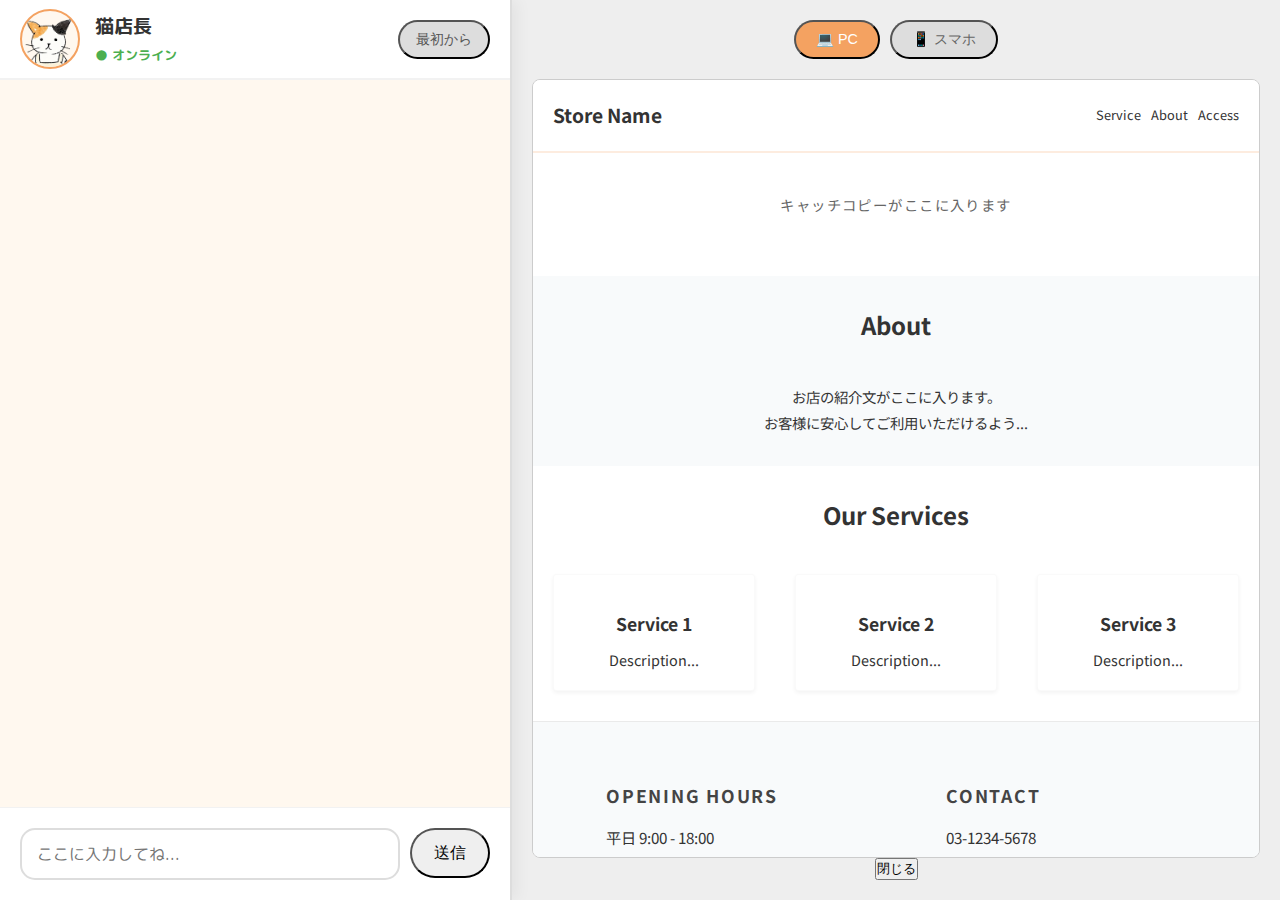
<file: product/chat_app/index.html>
<!DOCTYPE html>
<html lang="ja">

<head>
    <meta charset="UTF-8">
    <meta name="viewport" content="width=device-width, initial-scale=1.0">
    <title>猫店長のホームページ制作ガイド</title>
    <link rel="preconnect" href="https://fonts.googleapis.com">
    <link rel="preconnect" href="https://fonts.gstatic.com" crossorigin>
    <link
        href="https://fonts.googleapis.com/css2?family=Kiwi+Maru:wght@400;500&family=M+PLUS+Rounded+1c:wght@400;700&display=swap"
        rel="stylesheet">
    <link rel="stylesheet" href="style.css">
</head>

<body>

    <!-- メイン画面 (2カラム: チャット + プレビュー) -->
    <div id="chat-screen" class="screen split-screen active">

        <!-- 左側: チャットエリア -->
        <div class="chat-section">
            <header class="chat-header">
                <div class="header-cat">
                    <img src="images/cat_chat.png" alt="icon" id="header-cat-img">
                </div>
                <div class="header-info">
                    <h2>猫店長</h2>
                    <span class="status">オンライン</span>
                </div>
                <button id="reset-btn" class="reset-btn">最初から</button>
            </header>

            <div id="chat-history" class="chat-history">
                <!-- メッセージがここに追加されます -->
                <div class="message cat">
                    <div class="message-icon">
                        <img src="images/cat_chat.png" alt="icon">
                    </div>
                    <div class="message-text">
                        こんにちは！猫店長だにゃ。<br>
                        これからホームページを作るための情報をいくつか聞くから、教えてほしいにゃ！<br>
                        右側の画面で、出来上がっていく様子が見れるにゃ！
                    </div>
                </div>
            </div>

            <div class="chat-input-area">
                <div class="input-container">
                    <input type="text" id="user-input" placeholder="ここに入力してね..." autocomplete="off">
                    <textarea id="user-textarea" class="hidden" enterkeyhint="enter"
                        placeholder="ここに入力してね... (Shift+Enterで改行)" rows="3"></textarea>
                    <button id="send-btn">送信</button>
                </div>
            </div>
        </div>

        <!-- 右側: プレビューエリア -->
        <div class="preview-section">
            <div class="device-switcher">
                <button class="device-btn active" data-device="pc">💻 PC</button>
                <button class="device-btn" data-device="mobile">📱 スマホ</button>
            </div>

            <div class="preview-wrapper pc-view"> <!-- pc-view / mobile-view -->
                <!-- Mock Browser Bar -->
                <!-- Mock Browser Bar Removed -->
                <!-- <div class="p-browser-bar">
                    <div class="p-dots"><span></span><span></span><span></span></div>
                    <div class="p-url-display">https://your-shop.web-ne.com/</div>
                </div> -->

                <iframe id="preview-frame" style="width:100%; height:100%; border:none;"></iframe>
            </div>

            <button id="preview-close-btn" class="preview-close-btn">閉じる</button>
        </div>

    </div>

    <!-- Edit List Modal -->
    <div id="edit-modal" class="modal-overlay">
        <div class="modal-content">
            <div class="modal-header">
                <h3>修正リスト</h3>
                <button class="modal-close-icon" onclick="closeEditListPopup()">×</button>
            </div>
            <div id="edit-list-items" class="modal-body">
                <!-- Items will be injected here -->
            </div>
            <div class="modal-footer">
                <button class="btn-check" onclick="closeEditListPopup()">完璧だにゃ！</button>
            </div>
        </div>
    </div>

    <script src="app.js"></script>
</body>

</html>
</file>
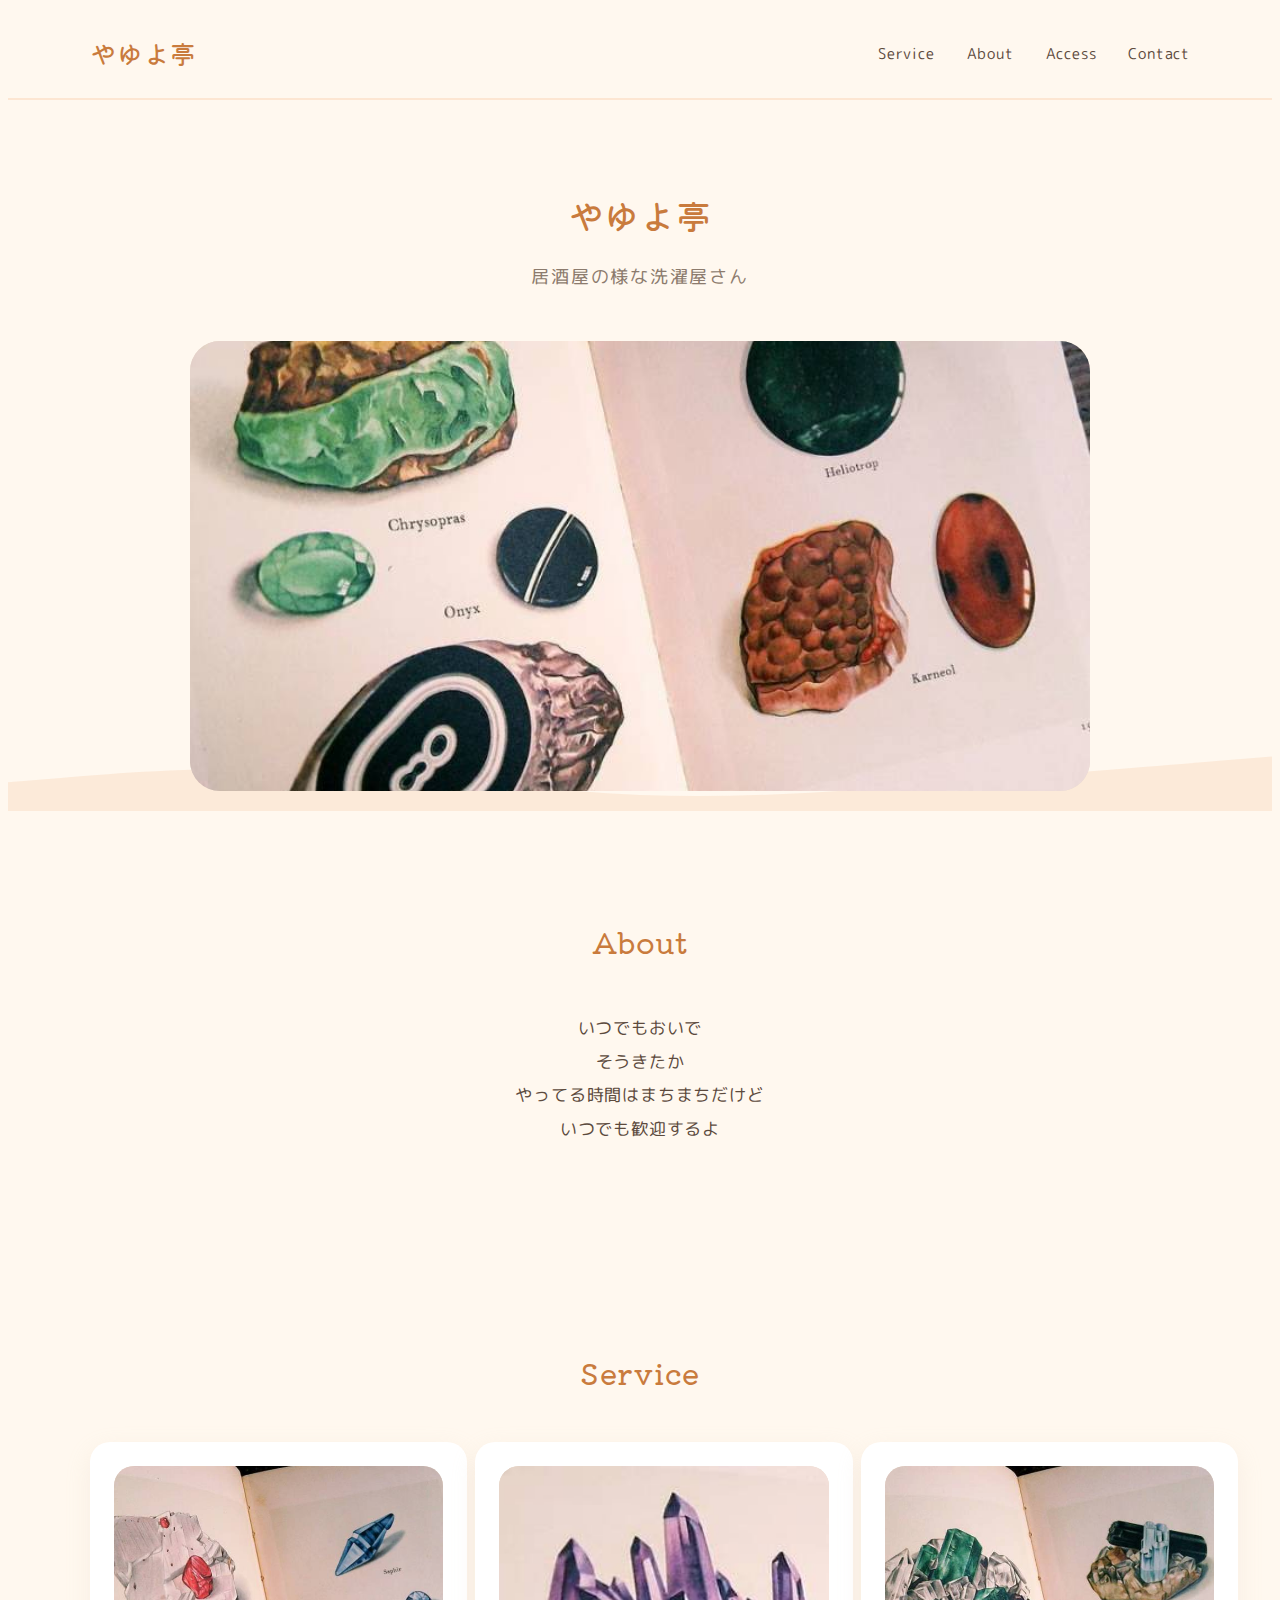
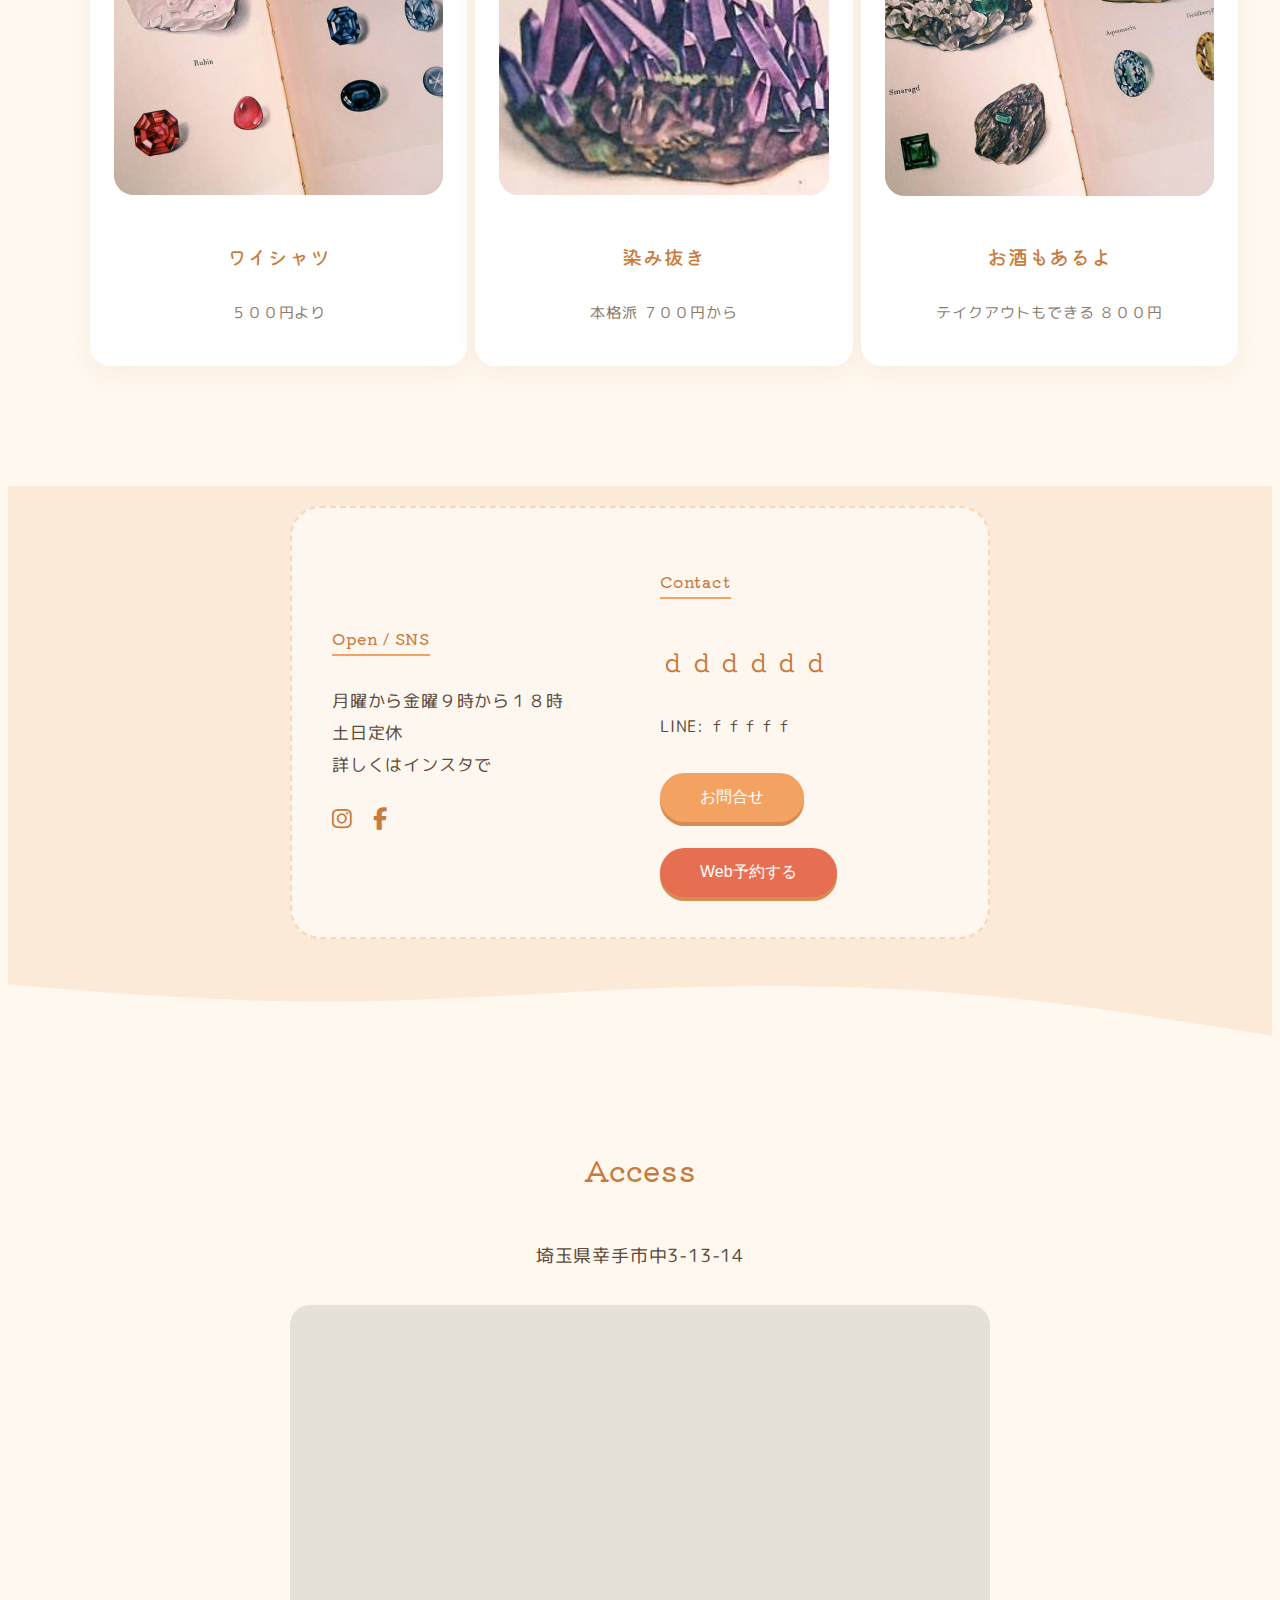
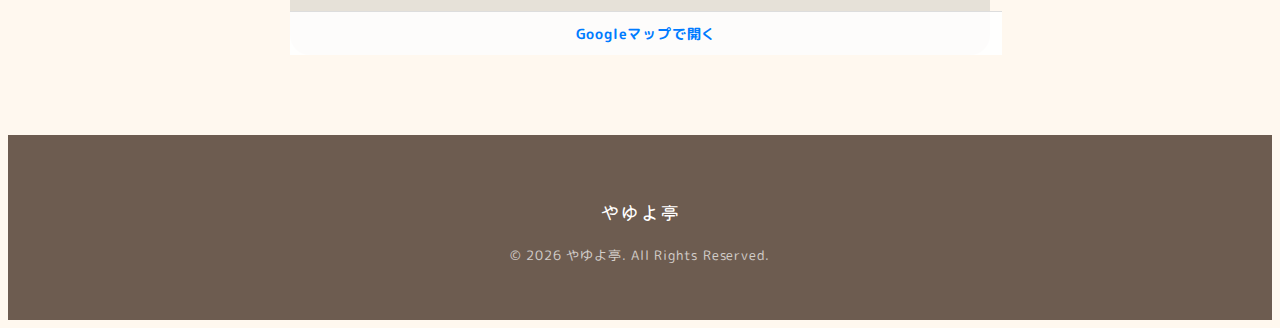
<file: _yayuyo_live.html>
<!DOCTYPE html>
<html lang="ja">
<head>
    <meta charset="UTF-8">
    <meta name="viewport" content="width=device-width, initial-scale=1.0">
    <title>やゆよ亭</title>
    <link rel="preconnect" href="https://fonts.googleapis.com">
    <link rel="preconnect" href="https://fonts.gstatic.com" crossorigin>
    <link href="https://fonts.googleapis.com/css2?family=Kiwi+Maru:wght@300;400;500&family=M+PLUS+Rounded+1c:wght@300;400;500;700&family=Noto+Sans+JP:wght@300;400;500;700&display=swap" rel="stylesheet">
    <link rel="stylesheet" href="https://cdnjs.cloudflare.com/ajax/libs/font-awesome/6.5.1/css/all.min.css">
    <style>
        
/* CSS Variables */
:root {
    --color-bg-base: #FFF8EF;
    --color-bg-sub: #FFFDF9;
    /* ... existing vars ... */
    --color-bg-accent: #FEF0E3;
    --color-primary: #F4A261;
    --color-accent: #C97B3D;
    --color-text: #5C4A3D;
    --color-text-light: #8C7B6D;
    --color-placeholder: #EBDCCB;
    --font-base: "M PLUS Rounded 1c", sans-serif;
    --font-heading: "Kiwi Maru", serif;
    --radius-sm: 8px;
    --radius-md: 20px;
    --radius-lg: 30px;
    --width-content: 1100px;
    --width-narrow: 700px;
    --spacing-sm: 24px;
    --spacing-md: 48px;
    --spacing-lg: 80px;
}

/* Form Styles */
.p-form-container { padding: 30px 20px; background: #fff; margin: 40px auto; max-width: 500px; border-radius: 10px; box-shadow: 0 4px 20px rgba(0, 0, 0, 0.08); border: 2px solid #f0f0f0; }
.p-form-group { margin-bottom: 20px; text-align: left; }
.p-form-label { display: block; margin-bottom: 8px; font-size: 0.95rem; color: #444; font-weight: 700; }
.p-form-input, .p-form-textarea, .p-form-select { width: 100%; padding: 12px; border: 1px solid #ddd; border-radius: 6px; font-size: 1rem; background: #fafafa; transition: border 0.2s; }
.p-form-input:focus, .p-form-textarea:focus, .p-form-select:focus { border-color: #F4A261; outline: none; background: #fff; }
.p-form-btn { width: 100%; padding: 14px; background: #F4A261; color: #fff; border: none; border-radius: 50px; font-weight: bold; font-size: 1.1rem; cursor: pointer; transition: opacity 0.2s, transform 0.2s; box-shadow: 0 4px 0 #D68C53; margin-top: 10px; }
.p-form-btn:hover { opacity: 0.9; transform: translateY(-2px); }
.p-form-select { appearance: none; background-image: url("data:image/svg+xml;charset=UTF-8,%3csvg xmlns='http://www.w3.org/2000/svg' viewBox='0 0 24 24' fill='none' stroke='currentColor' stroke-width='2' stroke-linecap='round' stroke-linejoin='round'%3e%3cpolyline points='6 9 12 15 18 9'%3e%3c/polyline%3e%3c/svg%3e"); background-repeat: no-repeat; background-position: right 10px center; background-size: 1em; }

    --color-bg-sub: #FFFDF9;
    --color-bg-accent: #FEF0E3;
    --color-primary: #F4A261;
    --color-accent: #C97B3D;
    --color-text: #5C4A3D;
    --color-text-light: #8C7B6D;
    --color-placeholder: #EBDCCB;
    --font-base: "M PLUS Rounded 1c", sans-serif;
    --font-heading: "Kiwi Maru", serif;
    --radius-sm: 8px;
    --radius-md: 20px;
    --radius-lg: 30px;
    --width-content: 1100px;
    --width-narrow: 700px;
    --spacing-sm: 24px;
    --spacing-md: 48px;
    --spacing-lg: 80px;
}
/* Reset & Base */
*, *::before, *::after { box-sizing: border-box; margin: 0; padding: 0; }
body { font-family: var(--font-base); color: var(--color-text); background-color: var(--color-bg-base); line-height: 1.9; font-weight: 400; letter-spacing: 0.05em; }
a { text-decoration: none; color: inherit; transition: opacity 0.3s, color 0.3s; }
ul { list-style: none; }
img { max-width: 100%; height: auto; display: block; border-radius: var(--radius-sm); }
h1, h2, h3, h4 { font-family: var(--font-heading); font-weight: 500; line-height: 1.5; }
/* Utilities */
.container { max-width: var(--width-content); margin: 0 auto; padding: 0 32px; }
.narrow-container { max-width: var(--width-narrow); margin: 0 auto; padding: 0 32px; }
.section { padding: var(--spacing-lg) 0; }
.section-title { font-size: 1.8rem; text-align: center; margin-bottom: var(--spacing-md); color: var(--color-accent); }
/* SNS */
.info-sns { display: flex; gap: 20px; margin-top: 15px; }
.sns-icon { font-size: 1.4rem; color: var(--color-accent); transition: opacity 0.3s ease, transform 0.3s ease; display: inline-block; }
.sns-icon:hover { opacity: 0.7; transform: translateY(-2px); }
.sns-icon[href="#"], .sns-icon[href=""] { display: none; }
/* Header */
.header { height: 90px; display: flex; align-items: center; background-color: var(--color-bg-base); position: sticky; top: 0; z-index: 100; border-bottom: 2px solid rgba(244, 162, 97, 0.2); }
.header-inner { width: 100%; display: flex; justify-content: space-between; align-items: center; }
.logo { font-family: var(--font-heading); font-size: 1.6rem; color: var(--color-accent); }
.nav ul { display: flex; gap: 32px; }
.nav a { color: var(--color-text); font-size: 0.95rem; }
.nav a:hover { color: var(--color-primary); }
/* Hero */
.hero { padding: 60px 0 0; text-align: center; position: relative; overflow: hidden; }
.hero-title { font-size: 2.2rem; color: var(--color-accent); margin-bottom: 16px; }
.hero-catch { font-size: 1.1rem; color: var(--color-text-light); margin-bottom: 48px; letter-spacing: 0.1em; }
.hero-image-placeholder { width: 100%; max-width: 900px; height: 450px; background-color: var(--color-placeholder); margin: 0 auto; border-radius: var(--radius-lg); display: flex; align-items: center; justify-content: center; color: #fff; font-size: 1.2rem; position: relative; z-index: 1; overflow: hidden; }
.hero-image-placeholder img { width: 100%; height: 100%; object-fit: cover; }
.wave-separator { line-height: 0; margin-top: -60px; position: relative; z-index: 2; }
.wave-separator svg { width: 100%; height: 120px; }
/* About */
.about { text-align: center; }
.about-text { font-size: 1.05rem; text-align: center; line-height: 2.0; white-space: pre-wrap; }
/* Service */
.service { padding-bottom: 120px; }
.service-grid { display: grid; grid-template-columns: repeat(3, minmax(0, 1fr)); gap: 56px; align-items: stretch; }
.service-card { background-color: #fff; padding: 24px; border-radius: var(--radius-md); box-shadow: 0 8px 24px rgba(220, 200, 180, 0.2); text-align: center; transition: none; cursor: default; display: flex; flex-direction: column; width: 100%; min-width: 0; }
.service-image-placeholder { width: 100%; aspect-ratio: 1 / 1; background-color: var(--color-placeholder); border-radius: var(--radius-md); margin-bottom: 20px; overflow: hidden; }
.service-image-placeholder img { width: 100%; height: 100%; object-fit: cover; }
.service-card-title { font-size: 1.25rem; color: var(--color-accent); margin-bottom: 12px; }
.service-desc { font-size: 0.95rem; color: var(--color-text-light); line-height: 1.8; }
/* Info */
.wave-separator-top, .wave-separator-bottom { line-height: 0; }
.wave-separator-top svg, .wave-separator-bottom svg { width: 100%; height: 80px; }
.info { background-color: rgba(246, 201, 166, 0.3); padding: 20px 0; }
.info-box { background-color: rgba(255, 255, 255, 0.6); padding: 40px; border-radius: var(--radius-lg); border: 2px dashed rgba(244, 162, 97, 0.4); max-width: 900px; margin: 0 auto; }
.info-grid { display: grid; grid-template-columns: 1fr 1fr; gap: 40px; align-items: center; }
.info-label { font-size: 1rem; color: var(--color-accent); margin-bottom: 12px; display: inline-block; border-bottom: 2px solid var(--color-primary); padding-bottom: 4px; }
.info-value { font-size: 1.05rem; white-space: pre-wrap; }
.contact-em { font-size: 1.6rem; font-family: var(--font-heading); color: var(--color-accent); letter-spacing: 0.1em; }
.note { font-size: 0.85rem; color: var(--color-text-light); }
.btn-primary { display: inline-block; margin-top: 16px; background-color: var(--color-primary); color: #fff; padding: 14px 40px; border-radius: 50px; font-size: 1rem; box-shadow: 0 4px 0 #D68C53; transition: transform 0.1s, box-shadow 0.1s; }
.btn-primary:hover { transform: translateY(-2px); box-shadow: 0 8px 16px rgba(244, 162, 97, 0.3); }
/* Access */
.access { text-align: center; }
.access-address { font-style: normal; font-size: 1.1rem; margin-bottom: 32px; display: block; white-space: pre-wrap; }
.map-placeholder { width: 100%; max-width: 900px; height: 350px; background-color: #E6E1D8; border-radius: var(--radius-md); display: flex; align-items: center; justify-content: center; color: #fff; margin: 0 auto; }
/* Footer */
.footer { background-color: #6D5C50; color: #fff; padding: 40px 0; text-align: center; }
.footer-logo { font-family: var(--font-heading); font-size: 1.2rem; margin-bottom: 8px; }
.footer-copy { font-size: 0.8rem; opacity: 0.7; }
/* Responsive */
@media (max-width: 768px) {
  .hero-title { display: none; }
  .service-grid { grid-template-columns: 1fr; gap: 24px; justify-items: center; }
  .service-card { width: 100%; max-width: 420px; margin: 0 auto; }
  .hero-title { font-size: 1.8rem; }
  .hero-image-placeholder { height: 300px; }
  .info-grid { grid-template-columns: 1fr; gap: 40px; }
  .header-inner { flex-direction: column; gap: 16px; padding: 16px; }
  .header-inner { align-items: center; }
  .nav { width: 100%; display: flex; justify-content: center; }
  .nav ul { width: 100%; justify-content: center; }
  .nav ul { gap: 20px; font-size: 0.9rem; }
  .wave-separator { margin-top: -30px; }
  .header { height: auto; position: static; }
}

        
.booking-modal {
    position: fixed;
    inset: 0;
    background: rgba(0, 0, 0, 0.45);
    display: none;
    align-items: center;
    justify-content: center;
    z-index: 9999;
    padding: 20px;
}
.booking-modal.is-open {
    display: flex;
}
.booking-modal-dialog {
    width: min(720px, 100%);
    max-height: 90vh;
    overflow-y: auto;
    background: #fff;
    border-radius: 12px;
    box-shadow: 0 16px 48px rgba(0, 0, 0, 0.2);
    position: relative;
    padding: 20px;
}
.booking-modal-close {
    position: sticky;
    top: 0;
    margin-left: auto;
    display: block;
    width: 36px;
    height: 36px;
    border: none;
    border-radius: 50%;
    background: #f0f0f0;
    color: #333;
    cursor: pointer;
    font-size: 20px;
    line-height: 1;
    z-index: 2;
}
body.booking-modal-open {
    overflow: hidden;
}
.contact-modal {
    position: fixed;
    inset: 0;
    background: rgba(0, 0, 0, 0.45);
    display: none;
    align-items: center;
    justify-content: center;
    z-index: 9999;
    padding: 20px;
}
.contact-modal.is-open {
    display: flex;
}
.contact-modal-dialog {
    width: min(720px, 100%);
    max-height: 90vh;
    overflow-y: auto;
    background: #fff;
    border-radius: 12px;
    box-shadow: 0 16px 48px rgba(0, 0, 0, 0.2);
    position: relative;
    padding: 20px;
}
.contact-modal-close {
    position: sticky;
    top: 0;
    margin-left: auto;
    display: block;
    width: 36px;
    height: 36px;
    border: none;
    border-radius: 50%;
    background: #f0f0f0;
    color: #333;
    cursor: pointer;
    font-size: 20px;
    line-height: 1;
    z-index: 2;
}
body.contact-modal-open {
    overflow: hidden;
}
button.btn-primary {
    border: none;
    outline: none;
}
button.btn-primary:focus,
button.btn-primary:focus-visible {
    outline: none;
    box-shadow: none;
}

    </style>
</head>
<body>
    <header class="header">
        <div class="container header-inner">
            <h1 class="logo">やゆよ亭</h1>
            <nav class="nav">
                <ul>
                    <li><a href="#service">Service</a></li>
                    <li><a href="#about">About</a></li>
                    <li><a href="#access">Access</a></li>
                    <li><a href="#contact">Contact</a></li>
                </ul>
            </nav>
        </div>
    </header>

    <main>
        <section class="hero">
            <div class="container hero-inner">
                <div class="hero-content">
                
                
                <h2 class="hero-title">やゆよ亭</h2>
                <p class="hero-catch">居酒屋の様な洗濯屋さん</p>
                
                </div>
                
                <div class="hero-image-placeholder">
                    <img src="[data-uri]" alt="Main">
                </div>
            </div>
            <div class="wave-separator-top" style="margin-top:-60px; pointer-events:none;"><svg viewBox="0 0 1440 100" xmlns="http://www.w3.org/2000/svg" preserveAspectRatio="none"><path fill="#F6C9A6" fill-opacity="0.3" d="M0,64L60,58.7C120,53,240,43,360,48C480,53,600,75,720,80C840,85,960,75,1080,64C1200,53,1320,43,1380,37.3L1440,32L1440,320L1380,320C1320,320,1200,320,1080,320C960,320,840,320,720,320C600,320,480,320,360,320C240,320,120,320,60,320L0,320Z"></path></svg></div>
        </section>

        <section id="about" class="section about">
            <div class="container narrow-container">
                <h3 class="section-title">About</h3>
                <p class="about-text">いつでもおいで<br>そうきたか<br>やってる時間はまちまちだけど<br>いつでも歓迎するよ</p>
            </div>
        </section>

        <section id="service" class="section service">
            <div class="container">
                <h3 class="section-title">Service</h3>
                <div class="service-grid">
                    
            <div class="service-card">
                <div class="service-image-placeholder"><img src="[data-uri]" alt="ワイシャツ"></div>
                <h4 class="service-card-title">ワイシャツ</h4>
                <p class="service-desc">５００円より</p>
            </div>
        
                    
            <div class="service-card">
                <div class="service-image-placeholder"><img src="[data-uri]" alt="染み抜き"></div>
                <h4 class="service-card-title">染み抜き</h4>
                <p class="service-desc">本格派
７００円から</p>
            </div>
        
                    
            <div class="service-card">
                <div class="service-image-placeholder"><img src="[data-uri]" alt="お酒もあるよ"></div>
                <h4 class="service-card-title">お酒もあるよ</h4>
                <p class="service-desc">テイクアウトもできる
８００円</p>
            </div>
        
                </div>
            </div>
        </section>

        <section id="contact" class="section info">
             <div class="container narrow-container"><div class="info-box">
             
             
                <div class="info-grid">
                    <div class="info-item">
                        <h4 class="info-label">Open / SNS</h4>
                        <p class="info-value">月曜から金曜９時から１８時<br>土日定休<br>詳しくはインスタで</p>
                        <div class="info-sns"><a href="こここｋ" class="sns-icon" target="_blank"><i class="fa-brands fa-instagram"></i></a><a href="ｇｇｇｇ" class="sns-icon" target="_blank"><i class="fa-brands fa-facebook-f"></i></a></div>
                    </div>
                    <div class="info-item">
                        <h4 class="info-label">Contact</h4>
                        <p class="info-value contact-em" style="">ｄｄｄｄｄｄ</p>
                        <p class="info-sub">LINE: ｆｆｆｆｆ</p>
                        <div style="display:flex; flex-direction:column; gap:10px; align-items:flex-start;">
                            <button type="button" id="contact-open-btn" class="btn-primary">お問合せ</button>
                            <button type="button" id="booking-open-btn" class="btn-primary" style="background:#E76F51;">Web予約する</button>
                        </div>
                    </div>
                </div>
                
                
        <div id="contact-modal" class="contact-modal" aria-hidden="true">
            <div class="contact-modal-dialog" role="dialog" aria-modal="true" aria-label="お問い合わせフォーム">
                <button type="button" class="contact-modal-close" data-contact-close aria-label="閉じる">×</button>
                <div class="p-form-container" id="contact-form" style="margin-top:0;">
                    <h3 style="text-align:center; margin-bottom:20px; color:var(--color-accent); font-family:var(--font-heading);">お問い合わせ</h3>
                    <form action="#" method="post" onsubmit="event.preventDefault(); alert('デモサイトのため送信されません。');">
                        <div class="p-form-group">
                            <label class="p-form-label">お名前</label>
                            <input type="text" class="p-form-input" placeholder="例) 山田 太郎" required>
                        </div>
                        <div class="p-form-group">
                            <label class="p-form-label">メールアドレス</label>
                            <input type="email" class="p-form-input" placeholder="example@email.com" required>
                        </div>
                        <div class="p-form-group">
                            <label class="p-form-label">お問い合わせ内容</label>
                            <textarea class="p-form-textarea" rows="4" required></textarea>
                        </div>
                        <button type="submit" class="p-form-btn">送信する</button>
                    </form>
                </div>
            </div>
        </div>
        
                
        <div id="booking-modal" class="booking-modal" aria-hidden="true">
            <div class="booking-modal-dialog" role="dialog" aria-modal="true" aria-label="Web予約フォーム">
                <button type="button" class="booking-modal-close" data-booking-close aria-label="閉じる">×</button>
                <div class="p-form-container" id="booking-form" style="margin-top:0;">
            <h3 style="text-align:center; margin-bottom:20px; color:var(--color-accent); font-family:var(--font-heading);">Web予約</h3>
            
            <div style="font-size:0.9em; color:#666; margin-bottom:25px; line-height:1.6; background:#f9f9f9; padding:15px; border-radius:6px;">
                 <strong>営業時間:</strong> 月曜～木曜１０時から１４時<br>
                 <strong>定休日:</strong> 土日祝日<br>
                 <span style="display:block; margin-top:8px; font-size:0.85em; color:#888;"></span>
            </div>
            
            
            <div style="font-size:0.9em; margin-bottom:30px; line-height:1.6; padding:0 5px;">
                後ほど当店より内容を確認し、正式な予約確定のご案内を差し上げます。<br>万が一、2〜3日経過しても返信がない場合は、恐れ入りますがお電話等で一度お問い合わせください。
            </div>

            <form action="#" method="post" onsubmit="event.preventDefault(); alert('デモサイトのため送信されません。');">
                
             <div class="p-form-group" style="padding-bottom: 20px; border-bottom: 1px dashed #eee;">
                 <label class="p-form-label">第1希望日時 <span style="color:red">*</span></label>
                 <div style="display:flex; gap:10px;">
                     <input type="date" class="p-form-input" required style="flex:2;">
                     
              <div style="flex:1; display:flex; align-items:center; gap:5px;">
                 <select class="p-form-input" required style="padding:12px 5px; text-align:center;"><option value="">--</option><option value="00">00</option><option value="01">01</option><option value="02">02</option><option value="03">03</option><option value="04">04</option><option value="05">05</option><option value="06">06</option><option value="07">07</option><option value="08">08</option><option value="09">09</option><option value="10">10</option><option value="11">11</option><option value="12">12</option><option value="13">13</option><option value="14">14</option><option value="15">15</option><option value="16">16</option><option value="17">17</option><option value="18">18</option><option value="19">19</option><option value="20">20</option><option value="21">21</option><option value="22">22</option><option value="23">23</option></select>
                 <span>:</span>
                 <select class="p-form-input" required style="padding:12px 5px; text-align:center;"><option value="00">00</option></select>
              </div>
                 </div>
             </div>
             <div class="p-form-group" style="padding-bottom: 20px; border-bottom: 1px dashed #eee;">
                 <label class="p-form-label">第2希望日時 <span style="color:red">*</span></label>
                 <div style="display:flex; gap:10px;">
                     <input type="date" class="p-form-input" required style="flex:2;">
                     
              <div style="flex:1; display:flex; align-items:center; gap:5px;">
                 <select class="p-form-input" required style="padding:12px 5px; text-align:center;"><option value="">--</option><option value="00">00</option><option value="01">01</option><option value="02">02</option><option value="03">03</option><option value="04">04</option><option value="05">05</option><option value="06">06</option><option value="07">07</option><option value="08">08</option><option value="09">09</option><option value="10">10</option><option value="11">11</option><option value="12">12</option><option value="13">13</option><option value="14">14</option><option value="15">15</option><option value="16">16</option><option value="17">17</option><option value="18">18</option><option value="19">19</option><option value="20">20</option><option value="21">21</option><option value="22">22</option><option value="23">23</option></select>
                 <span>:</span>
                 <select class="p-form-input" required style="padding:12px 5px; text-align:center;"><option value="00">00</option></select>
              </div>
                 </div>
             </div>
             <div class="p-form-group" style="padding-bottom: 20px; border-bottom: 1px dashed #eee;">
                 <label class="p-form-label">第3希望日時 <span style="color:red">*</span></label>
                 <div style="display:flex; gap:10px;">
                     <input type="date" class="p-form-input" required style="flex:2;">
                     
              <div style="flex:1; display:flex; align-items:center; gap:5px;">
                 <select class="p-form-input" required style="padding:12px 5px; text-align:center;"><option value="">--</option><option value="00">00</option><option value="01">01</option><option value="02">02</option><option value="03">03</option><option value="04">04</option><option value="05">05</option><option value="06">06</option><option value="07">07</option><option value="08">08</option><option value="09">09</option><option value="10">10</option><option value="11">11</option><option value="12">12</option><option value="13">13</option><option value="14">14</option><option value="15">15</option><option value="16">16</option><option value="17">17</option><option value="18">18</option><option value="19">19</option><option value="20">20</option><option value="21">21</option><option value="22">22</option><option value="23">23</option></select>
                 <span>:</span>
                 <select class="p-form-input" required style="padding:12px 5px; text-align:center;"><option value="00">00</option></select>
              </div>
                 </div>
             </div>

                <div class="p-form-group">
                    <label class="p-form-label">人数</label>
                    <select class="p-form-select">
                        <option>1名</option>
                        <option>2名</option>
                        <option>3名以上</option>
                    </select>
                </div>
                
                <div class="p-form-group">
                    <label class="p-form-label">お名前 <span style="color:red">*</span></label>
                    <input type="text" class="p-form-input" placeholder="例) 山田 花子" required>
                </div>
                
                <div class="p-form-group">
                    <label class="p-form-label">電話番号 <span style="color:red">*</span></label>
                    <input type="tel" class="p-form-input" placeholder="例) 090-1234-5678" required>
                </div>
                
                <div class="p-form-group">
                    <label class="p-form-label">備考欄</label>
                    <textarea class="p-form-textarea" rows="3" placeholder="ご要望などあればご記入ください"></textarea>
                </div>

                <button type="submit" class="p-form-btn">予約リクエストを送信</button>
            </form>
                </div>
            </div>
        </div>
        

             </div>
             </div>
        </section>
        
        <div class="wave-separator-bottom"><svg viewBox="0 0 1440 100" xmlns="http://www.w3.org/2000/svg" preserveAspectRatio="none"><path fill="#F6C9A6" fill-opacity="0.3" d="M0,32L60,37.3C120,43,240,53,360,53.3C480,53,600,43,720,37.3C840,32,960,32,1080,42.7C1200,53,1320,75,1380,85.3L1440,96L1440,0L1380,0C1320,0,1200,0,1080,0C960,0,840,0,720,0C600,0,480,0,360,0C240,0,120,0,60,0L0,0Z"></path></svg></div>

        <section id="access" class="section access">
            <div class="container narrow-container">
                <h3 class="section-title">Access</h3>
                <address class="access-address">埼玉県幸手市中3-13-14</address>
                <div class="map-placeholder">
                    
                    <div style="position:relative; width:100%; height:100%;">
                        <iframe
                            width="100%"
                            height="100%"
                            frameborder="0"
                            style="border:0;"
                            src="https://maps.google.com/maps?q=%E5%9F%BC%E7%8E%89%E7%9C%8C%E5%B9%B8%E6%89%8B%E5%B8%82%E4%B8%AD3-13-14&output=embed&t=m&z=15"
                            loading="lazy"
                            allowfullscreen>
                        </iframe>
                        <div style="position:absolute; bottom:0; left:0; width:100%; background:rgba(255,255,255,0.9); padding:6px; text-align:center; border-top:1px solid #ddd;">
                            <a href="https://www.google.com/maps/search/?api=1&query=%E5%9F%BC%E7%8E%89%E7%9C%8C%E5%B9%B8%E6%89%8B%E5%B8%82%E4%B8%AD3-13-14" target="_blank" rel="noopener" style="color:#007bff; font-weight:bold; text-decoration:none; font-size:0.9em;">
                                Googleマップで開く
                            </a>
                        </div>
                    </div>
                    
                </div>
            </div>
        </section>
    </main>

    <footer class="footer">
        <div class="container footer-inner">
            <p class="footer-logo">やゆよ亭</p>
            <p class="footer-copy">&copy; 2026 やゆよ亭. All Rights Reserved.</p>
        </div>
    </footer>
    <script>
    (() => {
        const bindModal = (openBtnId, modalId, closeSelector, bodyClass) => {
            const openBtn = document.getElementById(openBtnId);
            const modal = document.getElementById(modalId);
            if (!openBtn || !modal) return null;

            const closeModal = () => {
                modal.classList.remove('is-open');
                modal.setAttribute('aria-hidden', 'true');
                document.body.classList.remove(bodyClass);
            };

            openBtn.addEventListener('click', () => {
                modal.classList.add('is-open');
                modal.setAttribute('aria-hidden', 'false');
                document.body.classList.add(bodyClass);
            });

            modal.addEventListener('click', (e) => {
                if (e.target === modal || e.target.closest(closeSelector)) {
                    closeModal();
                }
            });
            return { modal, closeModal };
        };

        const booking = bindModal('booking-open-btn', 'booking-modal', '[data-booking-close]', 'booking-modal-open');
        const contact = bindModal('contact-open-btn', 'contact-modal', '[data-contact-close]', 'contact-modal-open');

        document.addEventListener('keydown', (e) => {
            if (e.key !== 'Escape') return;
            if (booking && booking.modal.classList.contains('is-open')) booking.closeModal();
            if (contact && contact.modal.classList.contains('is-open')) contact.closeModal();
        });
    })();
    </script>
</body>
</html>
</file>
<file: 3mini_blue/style.css>
/* CSS Variables */
:root {
    --color-primary: #2F5FA7;
    /* 信頼の青 */
    --color-secondary: #6EC6E9;
    /* アクティブな水色 */
    --color-bg-body: #FFFFFF;
    --color-bg-light: #F4F8FB;
    /* ごく薄い青グレー */
    --color-text-main: #333333;
    --color-text-sub: #444444;
    /* コントラスト向上 #666 -> #444 */
    --color-border: #DAE1E8;
    --color-placeholder: #E8EDF2;

    --font-base: "Noto Sans JP", sans-serif;

    --width-content: 1100px;
    --width-narrow: 800px;

    --spacing-xs: 8px;
    --spacing-sm: 16px;
    --spacing-md: 32px;
    --spacing-lg: 64px;
    --spacing-xl: 100px;
}

/* Reset & Base */
*,
*::before,
*::after {
    box-sizing: border-box;
    margin: 0;
    padding: 0;
}

body {
    font-family: var(--font-base);
    color: var(--color-text-main);
    background-color: var(--color-bg-body);
    line-height: 1.7;
    font-weight: 400;
    /* 標準より少し細めの印象を狙いつつ読みやすく */
    -webkit-font-smoothing: antialiased;
}

a {
    text-decoration: none;
    color: inherit;
    transition: all 0.3s ease;
}

ul {
    list-style: none;
}

img {
    max-width: 100%;
    height: auto;
    display: block;
}

h1,
h2,
h3,
h4 {
    font-weight: 500;
    /* 見出しも太すぎず上品に */
    line-height: 1.4;
}

/* Utilities */
.container {
    max-width: var(--width-content);
    margin: 0 auto;
    padding: 0 var(--spacing-md);
}

.narrow-container {
    max-width: var(--width-narrow);
    margin: 0 auto;
    padding: 0 var(--spacing-md);
}

.section {
    padding: var(--spacing-xl) 0;
}

.section-title {
    font-size: 1.5rem;
    text-align: center;
    margin-bottom: var(--spacing-lg);
    color: var(--color-primary);
    position: relative;
    letter-spacing: 0.05em;
}

.section-title::after {
    content: '';
    display: block;
    width: 40px;
    height: 2px;
    background-color: var(--color-secondary);
    margin: 16px auto 0;
}

/* Header */
.header {
    height: 80px;
    display: flex;
    align-items: center;
    border-bottom: 2px solid var(--color-primary);
    /* 細い青ライン */
    background-color: #fff;
    position: sticky;
    top: 0;
    z-index: 100;
}

.header-inner {
    width: 100%;
    display: flex;
    justify-content: space-between;
    align-items: center;
}

.logo {
    font-size: 1.4rem;
    color: var(--color-primary);
    font-weight: 700;
    letter-spacing: 0.05em;
}

.nav ul {
    display: flex;
    gap: var(--spacing-md);
}

.nav a {
    font-size: 1rem;
    /* 16px確保 */
    color: var(--color-text-main);
}

.nav a:hover {
    color: var(--color-primary);
}

/* Hero Area */
.hero {
    background-color: var(--color-bg-light);
    padding: var(--spacing-lg) 0;
    text-align: center;
}

.hero-content {
    margin-bottom: var(--spacing-lg);
}

.hero-title {
    font-size: 2.2rem;
    margin-bottom: var(--spacing-sm);
    color: var(--color-primary);
    font-weight: 700;
}

.hero-catch {
    font-size: 1.1rem;
    color: var(--color-text-sub);
}

.hero-image-placeholder {
    width: 100%;
    height: 480px;
    /* 横長プレースホルダー */
    background-color: #E2E8EE;
    /* 少し青みがかったグレー */
    border-radius: 4px;
    display: flex;
    align-items: center;
    justify-content: center;
    color: #99AABB;
    font-size: 1.2rem;
    letter-spacing: 0.05em;
    overflow: hidden;
    /* 画像はみ出し防止 */
}

.hero-image-placeholder img {
    width: 100%;
    height: 100%;
    object-fit: cover;
}

/* About Area */
.about {
    background-color: #fff;
    text-align: center;
}

.about-text {
    font-size: 1.05rem;
    line-height: 2;
    font-size: 1.05rem;
    line-height: 2;
    text-align: center;
    /* 不自然な空きを防ぐため中央揃えに统一 */
}

/* Service Area */
.service {
    background-color: var(--color-bg-light);
}

.service-grid {
    display: grid;
    grid-template-columns: repeat(3, 1fr);
    gap: var(--spacing-md);
}

.service-card {
    background: #fff;
    padding: var(--spacing-md);
    border-radius: 4px;
    /* 軽く角丸 */
    box-shadow: 0 4px 6px rgba(0, 0, 0, 0.02);
    /* わずかな影で浮き出し */
    border: 1px solid rgba(47, 95, 167, 0.05);
}

.service-image-placeholder {
    width: 100%;
    aspect-ratio: 16 / 9;
    background-color: var(--color-placeholder);
    margin-bottom: var(--spacing-md);
    border-radius: 2px;
    overflow: hidden;
}

.service-image-placeholder img {
    width: 100%;
    height: 100%;
    object-fit: cover;
}

.service-card-title {
    font-size: 1.2rem;
    color: var(--color-primary);
    margin-bottom: var(--spacing-sm);
    border-bottom: 1px solid var(--color-border);
    padding-bottom: 8px;
    display: inline-block;
}

.service-desc {
    font-size: 1rem;
    /* 16px以上 */
    color: var(--color-text-sub);
    line-height: 1.6;
    overflow-wrap: break-word;
    word-break: break-all;
}

/* Info Area */
.info {
    padding: var(--spacing-lg) 0;
}

.info-box {
    border: 1px solid var(--color-primary);
    padding: var(--spacing-lg);
    border-radius: 4px;
    background-color: #fff;
}

.info-grid {
    display: grid;
    grid-template-columns: 1fr 1fr;
    gap: var(--spacing-lg);
    align-items: start;
}

.info-item {
    position: relative;
}

.info-item:first-child::after {
    /* 真ん中の区切り線 */
    content: '';
    position: absolute;
    right: -32px;
    top: 0;
    bottom: 0;
    width: 1px;
    background-color: var(--color-border);
}

.info-label {
    font-size: 0.9rem;
    color: var(--color-secondary);
    text-transform: uppercase;
    letter-spacing: 0.1em;
    margin-bottom: var(--spacing-sm);
    margin-bottom: var(--spacing-sm);
    font-weight: 700;
    /* 太くして視認性確保 */
}

.info-value {
    font-size: 1rem;
    margin-bottom: var(--spacing-xs);
}

.contact-highlight {
    font-size: 1.4rem;
    font-weight: 500;
    color: var(--color-primary);
}

.info-sub {
    font-size: 0.95rem;
    margin-bottom: var(--spacing-md);
}

.note {
    font-size: 0.9rem;
    /* 少し大きく */
    color: #555;
    /* #888から濃くして視認性向上 */
}

.btn-primary {
    display: inline-block;
    background-color: var(--color-primary);
    color: #fff;
    padding: 12px 36px;
    border-radius: 50px;
    /* 丸みのあるボタン */
    font-size: 0.95rem;
    letter-spacing: 0.05em;
}

.btn-primary:hover {
    background-color: #244a85;
    transform: translateY(-2px);
    box-shadow: 0 4px 8px rgba(47, 95, 167, 0.2);
}

/* Access Area */
.access {
    background-color: var(--color-bg-light);
    text-align: center;
}

.access-address {
    font-style: normal;
    font-size: 1.1rem;
    margin-bottom: var(--spacing-md);
}

.map-placeholder {
    width: 100%;
    max-width: 900px;
    margin: 0 auto;
    height: 400px;
    background-color: #DDE2E6;
    /* マップっぽいグレー */
    display: flex;
    align-items: center;
    justify-content: center;
    color: #fff;
    font-weight: 700;
}

/* Footer */
.footer {
    background-color: var(--color-primary);
    color: #fff;
    padding: var(--spacing-lg) 0 var(--spacing-md);
    text-align: center;
}

.footer-logo {
    font-size: 1.2rem;
    font-weight: 700;
    margin-bottom: 8px;
}



.footer-copy {
    font-size: 0.9rem;
    /* 14px以上(約14.4px) */
    opacity: 1;
    /* 不透明にして視認性向上 */
    border-top: 1px solid rgba(255, 255, 255, 0.3);
    padding-top: var(--spacing-md);
    display: inline-block;
    width: 100%;
    max-width: var(--width-content);
}

/* Responsive */
@media (max-width: 768px) {
    :root {
        --spacing-xl: 60px;
        --spacing-lg: 40px;
        --spacing-md: 20px;
    }

    .header-inner {
        flex-direction: column;
        gap: 16px;
        padding: 16px;
    }

    .header {
        height: auto;
        position: static;
    }

    .nav ul {
        gap: 16px;
        font-size: 0.85rem;
    }

    .hero-image-placeholder {
        height: 280px;
        /* モバイルでの高さ調整 */
    }

    .hero-title {
        font-size: 1.8rem;
    }

    .service-grid {
        grid-template-columns: 1fr;
    }

    .info-grid {
        grid-template-columns: 1fr;
        gap: var(--spacing-md);
        text-align: center;
    }

    .info-item {
        text-align: center;
    }

    .info-sns {
        justify-content: center;
    }

    .info-item:first-child::after {
        display: none;
    }

    .info-box {
        padding: var(--spacing-md);
        border: none;
        background-color: transparent;
    }

    .footer-sns {
        gap: var(--spacing-sm);
    }
}



/* SNS Styles (Info/Opening Hours) */
.info-sns {
    display: flex;
    gap: 20px;
    margin-top: 15px;
}

.sns-icon {
    font-size: 1.4rem;
    color: var(--color-primary);
    /* テンプレートのメインカラーを適用 */
    transition: opacity 0.3s ease, transform 0.3s ease;
    display: inline-block;
}

.sns-icon:hover {
    opacity: 0.7;
    transform: translateY(-2px);
}

.sns-icon[href="#"],
.sns-icon[href=""] {
    display: none;
}
</file>
<file: 3mini_cream/style.css>
/* CSS Variables */
:root {
    --color-bg-base: #FFF8EF;
    /* クリーム */
    --color-bg-sub: #FFFDF9;
    /* より明るいクリーム */
    --color-bg-accent: #FEF0E3;
    /* 薄いオレンジ背景 */

    --color-primary: #F4A261;
    /* やわらかオレンジ */
    --color-accent: #C97B3D;
    /* ブラウンオレンジ */
    --color-text: #5C4A3D;
    /* ダークブラウン（黒回避） */
    --color-text-light: #8C7B6D;

    --color-placeholder: #EBDCCB;
    /* 濃いめのベージュ */

    --font-base: "M PLUS Rounded 1c", sans-serif;
    --font-heading: "Kiwi Maru", serif;
    /* 見出し用のかわいいフォント */

    --radius-sm: 8px;
    --radius-md: 20px;
    --radius-lg: 30px;

    --width-content: 1100px;
    --width-narrow: 700px;

    --spacing-sm: 24px;
    --spacing-md: 48px;
    --spacing-lg: 80px;
}

/* Reset & Base */
*,
*::before,
*::after {
    box-sizing: border-box;
    margin: 0;
    padding: 0;
}

body {
    font-family: var(--font-base);
    color: var(--color-text);
    background-color: var(--color-bg-base);
    line-height: 1.9;
    /* ゆったり */
    font-weight: 400;
    letter-spacing: 0.05em;
}

a {
    text-decoration: none;
    color: inherit;
    transition: opacity 0.3s, color 0.3s;
}

ul {
    list-style: none;
}

img {
    max-width: 100%;
    height: auto;
    display: block;
    border-radius: var(--radius-sm);
}

h1,
h2,
h3,
h4 {
    font-family: var(--font-heading);
    font-weight: 500;
    line-height: 1.5;
}

/* Utilities */
.container {
    max-width: var(--width-content);
    margin: 0 auto;
    padding: 0 32px;
}

.narrow-container {
    max-width: var(--width-narrow);
    margin: 0 auto;
    padding: 0 32px;
}

.section {
    padding: var(--spacing-lg) 0;
}

.section-title {
    font-size: 1.8rem;
    text-align: center;
    margin-bottom: var(--spacing-md);
    color: var(--color-accent);
}

/* SNS Styles (Info/Opening Hours) */
.info-sns {
    display: flex;
    gap: 20px;
    margin-top: 15px;
}

.sns-icon {
    font-size: 1.4rem;
    color: var(--color-accent);
    /* アクセントカラー適用 */
    transition: opacity 0.3s ease, transform 0.3s ease;
    display: inline-block;
}

.sns-icon:hover {
    opacity: 0.7;
    transform: translateY(-2px);
}

.sns-icon[href="#"],
.sns-icon[href=""] {
    display: none;
}

/* Header */
.header {
    height: 90px;
    display: flex;
    align-items: center;
    background-color: var(--color-bg-base);
    position: sticky;
    top: 0;
    z-index: 100;
    border-bottom: 2px solid rgba(244, 162, 97, 0.2);
}

.header-inner {
    width: 100%;
    display: flex;
    justify-content: space-between;
    align-items: center;
}

.logo {
    font-family: var(--font-heading);
    font-size: 1.6rem;
    color: var(--color-accent);
}

.nav ul {
    display: flex;
    gap: 32px;
}

.nav a {
    color: var(--color-text);
    font-size: 0.95rem;
}

.nav a:hover {
    color: var(--color-primary);
}

/* Hero Area */
.hero {
    /* ヒーローは白〜クリームのグラデーションっぽく見せるため背景指定は親のまま */
    padding: 60px 0 0;
    /* 下は波線SVGで調整 */
    text-align: center;
    position: relative;
    overflow: hidden;
}

.hero-title {
    font-size: 2.2rem;
    color: var(--color-accent);
    margin-bottom: 16px;
}

.hero-catch {
    font-size: 1.1rem;
    color: var(--color-text-light);
    margin-bottom: 48px;
    letter-spacing: 0.1em;
    /* 文字間隔を広げてゆったり */
}

.hero-image-placeholder {
    width: 100%;
    max-width: 900px;
    /* 少し狭めて可愛らしく */
    height: 450px;
    background-color: var(--color-placeholder);
    margin: 0 auto;
    border-radius: var(--radius-lg);
    /* 丸く */
    display: flex;
    align-items: center;
    justify-content: center;
    color: #fff;
    font-size: 1.2rem;
    position: relative;
    z-index: 1;
    overflow: hidden;
    /* 画像はみ出し防止 */
}

.hero-image-placeholder img {
    width: 100%;
    height: 100%;
    object-fit: cover;
}

.wave-separator {
    line-height: 0;
    margin-top: -60px;
    /* 画像に被せる */
    position: relative;
    z-index: 2;
    /* 画像より上に配置 */
}

.wave-separator svg {
    width: 100%;
    height: 120px;
}

/* About Area */
.about {
    text-align: center;
    /* 背景はbodyのクリーム色 */
}

.about-text {
    font-size: 1.05rem;
    text-align: center;
    /* あえて中央揃えでポエムっぽく */
    line-height: 2.0;
    /* 行間を広げてゆったり */
}

/* Service Area */
.service {
    padding-bottom: 120px;
}

.service-grid {
    display: grid;
    grid-template-columns: repeat(3, 1fr);
    gap: 40px;
    align-items: stretch;
    /* カードの高さを揃える */
}

.service-card {
    background-color: #fff;
    padding: 24px;
    border-radius: var(--radius-md);
    box-shadow: 0 8px 24px rgba(220, 200, 180, 0.2);
    /* 優しい影 */
    text-align: center;
    transition: transform 0.3s, box-shadow 0.3s;
    display: flex;
    /* 中身配置用 */
    flex-direction: column;
    /* 縦並び */
    height: 100%;
    /* 高さ揃え */
}

.service-card:hover {
    transform: translateY(-5px);
}

.service-image-placeholder {
    width: 100%;
    aspect-ratio: 1 / 1;
    /* 正方形で可愛く */
    background-color: var(--color-placeholder);
    border-radius: var(--radius-md);
    /* 写真も丸く */
    /* 写真も丸く */
    margin-bottom: 20px;
    overflow: hidden;
    /* 画像はみ出し防止 */
}

.service-image-placeholder img {
    width: 100%;
    height: 100%;
    object-fit: cover;
}

.service-card-title {
    font-size: 1.25rem;
    color: var(--color-accent);
    margin-bottom: 12px;
}

.service-desc {
    font-size: 0.95rem;
    color: var(--color-text-light);
    color: var(--color-text-light);
    line-height: 1.8;
    overflow-wrap: break-word;
    word-break: break-all;
}

/* Info Area (Wrapper for wave background) */
.wave-separator-top,
.wave-separator-bottom {
    line-height: 0;
}

.wave-separator-top svg,
.wave-separator-bottom svg {
    width: 100%;
    height: 80px;
    /* 高すぎない波 */
}

.info {
    background-color: rgba(246, 201, 166, 0.3);
    /* #F6C9A6 の不透明度下げ */
    padding: 20px 0;
    /* 上下の波で余白あるので詰め気味に */
}

.info-box {
    background-color: rgba(255, 255, 255, 0.6);
    /* 半透明の白ボックス */
    padding: 40px;
    border-radius: var(--radius-lg);
    border: 2px dashed rgba(244, 162, 97, 0.4);
    /* ステッチ風の線 */
}

.info-grid {
    display: grid;
    grid-template-columns: 1fr 1fr;
    gap: 40px;
    align-items: center;
}

.info-label {
    font-size: 1rem;
    color: var(--color-accent);
    margin-bottom: 12px;
    display: inline-block;
    border-bottom: 2px solid var(--color-primary);
    padding-bottom: 4px;
}

.info-value {
    font-size: 1.05rem;
}

.contact-em {
    font-size: 1.6rem;
    font-family: var(--font-heading);
    color: var(--color-accent);
    letter-spacing: 0.1em;
}

.note {
    font-size: 0.85rem;
    color: var(--color-text-light);
}

.btn-primary {
    display: inline-block;
    margin-top: 16px;
    background-color: var(--color-primary);
    color: #fff;
    padding: 14px 40px;
    border-radius: 50px;
    font-size: 1rem;
    box-shadow: 0 4px 0 #D68C53;
    /* 立体的なボタン */
    transition: transform 0.1s, box-shadow 0.1s;
}

.btn-primary:hover {
    transform: translateY(-2px);
    /* 少し浮き上がる */
    box-shadow: 0 8px 16px rgba(244, 162, 97, 0.3);
    /* ふんわりした影に変更 */
}

/* Access Area */
.access {
    text-align: center;
}

.access-address {
    font-style: normal;
    font-size: 1.1rem;
    margin-bottom: 32px;
    display: block;
}

.map-placeholder {
    width: 100%;
    height: 350px;
    background-color: #E6E1D8;
    /* グレージュっぽい色 */
    border-radius: var(--radius-md);
    display: flex;
    align-items: center;
    justify-content: center;
    color: #fff;
}

/* Footer */
.footer {
    background-color: #6D5C50;
    /* ブラウン */
    color: #fff;
    padding: 40px 0;
    text-align: center;
}

.footer-logo {
    font-family: var(--font-heading);
    font-size: 1.2rem;
    margin-bottom: 8px;
}

.footer-copy {
    font-size: 0.8rem;
    opacity: 0.7;
}

/* Responsive */
@media (max-width: 768px) {
    .hero-title {
        font-size: 1.8rem;
    }

    .hero-image-placeholder {
        height: 300px;
    }

    .service-grid,
    .info-grid {
        grid-template-columns: 1fr;
        gap: 40px;
        text-align: center;
    }

    .info-item {
        text-align: center;
    }

    .info-sns {
        justify-content: center;
    }

    .header-inner {
        flex-direction: column;
        gap: 16px;
        padding: 16px;
    }

    .nav ul {
        gap: 20px;
        font-size: 0.9rem;
    }

    .wave-separator {
        margin-top: -30px;
    }

    .header {
        height: auto;
        position: static;
    }
}
/* ===== Cream theme mobile fix ===== */
@media (max-width: 768px) {

  /* Serviceエリアの左右余白を最適化 */
  .p-service {
    padding-left: 12px;
    padding-right: 12px;
  }

  /* カードを本当のフル幅にする */
  .p-card {
    width: 100%;
    max-width: none;
    margin-left: auto;
    margin-right: auto;
  }

  /* グリッド自体も中央基準を明示 */
  .p-service-grid {
    justify-items: center;
  }
}
</file>
<file: 3mini_simple/style.css>
/* CSS Variables */
:root {
    --color-bg: #FFFFFF;
    --color-text: #333333;
    --color-accent: #6B8E9E;
    /* くすみブルー */
    --color-bg-secondary: #F8FAFB;
    /* ごく薄いグレー/ブルー */
    --color-border: #EAEAEA;
    --color-placeholder: #E0E0E0;

    --font-base: "Noto Sans JP", sans-serif;

    --width-max: 1440px;
    /* デスクトップ想定最大幅 */
    --width-content: 1100px;
    --width-narrow: 800px;

    --spacing-xs: 8px;
    --spacing-sm: 16px;
    --spacing-md: 32px;
    --spacing-lg: 64px;
    --spacing-xl: 120px;
    /* 大きめの余白 */
}

/* Reset & Base */
*,
*::before,
*::after {
    box-sizing: border-box;
    margin: 0;
    padding: 0;
}

body {
    font-family: var(--font-base);
    color: var(--color-text);
    background-color: var(--color-bg);
    line-height: 1.8;
    font-weight: 400;
    /* 細め(300)から標準(400)へ変更して視認性向上 */
    font-size: 16px;
    /* ベースサイズを明示 */
    -webkit-font-smoothing: antialiased;
}

a {
    text-decoration: none;
    color: inherit;
    transition: opacity 0.3s;
}

a:hover {
    opacity: 0.7;
}

ul {
    list-style: none;
}

img {
    max-width: 100%;
    height: auto;
    display: block;
}

h1,
h2,
h3 {
    font-weight: 500;
    /* 見出しも太すぎない */
    letter-spacing: 0.05em;
}

/* Utilities */
.container {
    max-width: var(--width-content);
    margin: 0 auto;
    padding: 0 var(--spacing-md);
}

.narrow-container {
    max-width: var(--width-narrow);
}

.section {
    padding: var(--spacing-xl) 0;
}

/* Header */
.header {
    height: 80px;
    display: flex;
    align-items: center;
    position: sticky;
    top: 0;
    background: rgba(255, 255, 255, 0.95);
    backdrop-filter: blur(5px);
    z-index: 100;
    border-bottom: 1px solid var(--color-border);
}

.header-inner {
    width: 100%;
    display: flex;
    justify-content: space-between;
    align-items: center;
}

.logo {
    font-size: 1.5rem;
    font-weight: 700;
    color: var(--color-text);
}

.nav ul {
    display: flex;
    gap: var(--spacing-md);
}

.nav a {
    font-size: 1rem;
    /* 16px確保 */
    text-transform: uppercase;
    letter-spacing: 0.05em;
    color: #333;
    /* コントラスト向上 */
    font-weight: 500;
}

/* Hero Area */
.hero {
    padding: var(--spacing-lg) 0 var(--spacing-xl);
    text-align: center;
}

.hero-title {
    font-size: 2.5rem;
    margin-bottom: var(--spacing-sm);
    font-weight: 700;
}

.hero-catch {
    font-size: 1.1rem;
    margin-bottom: var(--spacing-lg);
    color: #333;
    /* コントラスト向上 */
}

.hero-image-placeholder {
    width: 100%;
    height: 500px;
    background-color: var(--color-placeholder);
    display: flex;
    align-items: center;
    justify-content: center;
    color: #999;
    font-size: 1.2rem;
    border-radius: 4px;
    /* ほんの少しだけ丸く */
    overflow: hidden;
    /* 画像がはみ出さないように */
}

.hero-image-placeholder img {
    width: 100%;
    height: 100%;
    object-fit: cover;
}

/* About Area */
.about {
    background-color: var(--color-bg-secondary);
    text-align: center;
}

.about-text {
    font-size: 1.05rem;
    text-align: center;
    /* 日本語の不自然な空白を防ぐため中央揃えに統一 */
}

/* Service Area */
.service {
    background-color: var(--color-bg);
}

.service-grid {
    display: grid;
    grid-template-columns: repeat(3, 1fr);
    gap: var(--spacing-md);
}

.service-card {
    text-align: left;
}

.service-image-placeholder {
    width: 100%;
    aspect-ratio: 4 / 3;
    background-color: var(--color-placeholder);
    margin-bottom: var(--spacing-sm);
    border-radius: 4px;
    overflow: hidden;
}

.service-image-placeholder img {
    width: 100%;
    height: 100%;
    object-fit: cover;
}

.service-title {
    font-size: 1.25rem;
    margin-bottom: var(--spacing-xs);
    color: var(--color-accent);
}

.service-desc {
    font-size: 1rem;
    color: #333;
    line-height: 1.6;
    overflow-wrap: break-word;
    word-break: break-all;
}

/* Info Area */
.info {
    background-color: var(--color-bg-secondary);
    border-top: 1px solid var(--color-border);
    border-bottom: 1px solid var(--color-border);
}

.info-grid {
    display: grid;
    grid-template-columns: 1fr 1fr;
    gap: var(--spacing-lg);
}

.info-title {
    font-size: 1.1rem;
    margin-bottom: var(--spacing-sm);
    text-transform: uppercase;
    color: #444;
    letter-spacing: 0.1em;
    font-weight: 700;
}

.info-content {
    font-size: 1rem;
}

.button {
    display: inline-block;
    background-color: var(--color-accent);
    color: #fff;
    padding: 12px 20px;
    border-radius: 2px;
    font-size: 0.9rem;
    margin-top: var(--spacing-sm);
    transition: background-color 0.3s;
}

.button:hover {
    background-color: #5a7a8a;
    opacity: 1;
}

/* ... (omitted) ... */

/* Responsive */
@media (max-width: 768px) {
    :root {
        --spacing-xl: 80px;
        --spacing-lg: 48px;
        --spacing-md: 24px;
    }

    .hero-title {
        font-size: 2rem;
    }

    .hero-image-placeholder {
        height: 300px;
    }

    .service-grid {
        grid-template-columns: 1fr;
        gap: var(--spacing-lg);
    }

    .info-grid {
        grid-template-columns: 1fr;
        gap: var(--spacing-md);
        text-align: center;
        /* Center align on mobile */
    }

    .info-item,
    .info-content {
        text-align: center;
    }

    .info-sns {
        justify-content: center;
    }

    .nav {
        display: none;
    }
}
</file>
<file: product/chat_app/style.css>
/* Base Styles */
:root {
    --color-bg: #FFF8EF;
    /* クリーム */
    --color-primary: #F4A261;
    /* 猫オレンジ */
    --color-primary-dark: #D68C53;
    /* 濃いオレンジ */
    --color-accent: #E76F51;
    /* エラーなど */
    --color-text: #333333;
    --color-text-light: #666666;
    --color-white: #FFFFFF;
    --color-bubble-cat: #FFFFFF;
    --color-bubble-user: #E9F5DB;
    /* 薄い緑 */

    --font-base: "M PLUS Rounded 1c", sans-serif;
    --font-heading: "Kiwi Maru", serif;

    --radius-bubble: 20px;
    --radius-btn: 50px;
}

* {
    box-sizing: border-box;
    margin: 0;
    padding: 0;
}

body {
    font-family: var(--font-base);
    color: var(--color-text);
    background-color: var(--color-bg);
    line-height: 1.6;
    height: 100dvh;
}

/* Screen Management */
.screen {
    display: none;
    width: 100%;
    height: 100%;
    opacity: 0;
    transition: opacity 0.5s ease;
}

.screen.active {
    opacity: 1;
}

.full-screen.active {
    display: flex;
    flex-direction: column;
}

.split-screen.active {
    display: flex;
    flex-direction: row;
    /* 左右分割 */
}

/* --- Split Layout --- */
.chat-section {
    width: 40%;
    /* チャットエリア幅 */
    height: 100%;
    display: flex;
    flex-direction: column;
    border-right: 2px solid #ddd;
    background-color: #fff;
    z-index: 10;
    box-shadow: 5px 0 15px rgba(0, 0, 0, 0.05);
}

.preview-section {
    width: 60%;
    /* プレビューエリア幅 */
    height: 100%;
    background-color: #eee;
    display: flex;
    flex-direction: column;
    align-items: center;
    padding: 20px;
    overflow-y: auto;
}

/* Chat Section Details */
.chat-header {
    height: 80px;
    background-color: var(--color-white);
    padding: 0 20px;
    display: flex;
    align-items: center;
    border-bottom: 2px solid rgba(0, 0, 0, 0.05);
    flex-shrink: 0;
}

.header-cat {
    margin-right: 15px;
    background: var(--color-bg);
    border-radius: 50%;
    width: 60px;
    height: 60px;
    display: flex;
    align-items: center;
    justify-content: center;
    overflow: hidden;
    border: 2px solid var(--color-primary);
}

.header-cat img {
    width: 100%;
    height: 100%;
    object-fit: cover;
}

.header-info h2 {
    font-size: 1.2rem;
    color: var(--color-text);
}

.status {
    font-size: 0.8rem;
    color: #4CAF50;
    /* Online Green */
    font-weight: 700;
}

.status::before {
    content: "●";
    margin-right: 4px;
}

.reset-btn {
    margin-left: auto;
    font-size: 0.9rem;
    padding: 8px 16px;
    background-color: #ddd;
    color: #555;
    box-shadow: none;
    border-radius: 50px;
    /* Force Rounded */
}

.chat-history {
    flex-grow: 1;
    overflow-y: auto;
    padding: 20px;
    padding-bottom: 80px;
    /* Ensure last message is not hidden */
    display: flex;
    flex-direction: column;
    gap: 20px;
    scroll-behavior: smooth;
    background-color: var(--color-bg);
    /* チャットっぽく色付け */
}

.message {
    display: flex;
    align-items: flex-end;
    max-width: 90%;
    animation: popIn 0.3s ease-out forwards;
    opacity: 0;
    transform: scale(0.9);
}

.message.cat {
    align-self: flex-start;
}

.message.user {
    align-self: flex-end;
    flex-direction: row-reverse;
}

.message-icon {
    width: 50px;
    height: 50px;
    display: flex;
    align-items: center;
    justify-content: center;
    margin-right: 10px;
    flex-shrink: 0;
    border-radius: 50%;
    overflow: hidden;
    background: #fff;
    border: 2px solid #eee;
}

.message-icon img {
    width: 100%;
    height: 100%;
    object-fit: cover;
    object-position: top center;
    /* 顔中心に */
}

.message.user .message-icon {
    margin-right: 0;
    margin-left: 10px;
    background: #ccc;
    border-radius: 50%;
    color: #fff;
    font-size: 24px;
    /* ユーザーアイコンは絵文字のままかもしくは画像か要検討だが一旦これ */
    font-weight: bold;
}

.message-text {
    padding: 15px 20px;
    border-radius: var(--radius-bubble);
    font-size: 1rem;
    line-height: 1.6;
    position: relative;
    box-shadow: 0 2px 5px rgba(0, 0, 0, 0.05);
}

.message.cat .message-text {
    background-color: var(--color-bubble-cat);
    border-bottom-left-radius: 5px;
}

.message.user .message-text {
    background-color: var(--color-bubble-user);
    border-bottom-right-radius: 5px;
}

.chat-input-area {
    padding: 20px;
    background-color: var(--color-white);
    border-top: 1px solid rgba(0, 0, 0, 0.05);
    flex-shrink: 0;
}

.input-container {
    display: flex;
    gap: 10px;
    width: 100%;
}

#user-input {
    flex-grow: 1;
}

#send-btn {
    min-width: 80px;
    padding: 0 15px;
    font-size: 1rem;
    height: 50px;
    /* Match single line input height approx */
    align-self: flex-end;
    /* Align bottom for textarea */
    margin-bottom: 2px;
    /* Slight adjustment */
    border-radius: 50px;
    /* Force Rounded */
}

#user-input,
#user-textarea {
    flex-grow: 1;
    padding: 12px 15px;
    font-size: 16px;
    /* Prevent iOS Zoom */
    border: 2px solid #ddd;
    border-radius: 15px;
    outline: none;
    transition: border-color 0.3s;
    font-family: inherit;
    width: 100%;
    min-height: 44px;
    /* Touch friendly */
}

#user-input:focus,
#user-textarea:focus {
    border-color: var(--color-primary);
}

#user-textarea {
    resize: vertical;
    /* Allow resize on PC */
    line-height: 1.5;
    min-height: 80px;
    /* Better default for textarea */
}

.hidden {
    display: none !important;
}


/* --- Preview Section Details --- */
.device-switcher {
    display: flex;
    gap: 10px;
    margin-bottom: 20px;
}

.device-btn {
    padding: 8px 20px;
    font-size: 0.9rem;
    border-radius: 20px;
    background: #ddd;
    color: #666;
    box-shadow: none;
}

.device-btn.active {
    background: var(--color-primary);
    color: #fff;
}

.preview-wrapper {
    /* Adjust for browser bar */
    display: flex;
    flex-direction: column;
    overflow: hidden;
    border-radius: 8px;
    background: #fff;
    /* fallback */
    /* コンテンツはみ出し防止 */
    transition: width 0.3s ease;
    border: 1px solid #ccc;
    height: 100%;
    width: 100%;
}

.preview-wrapper.pc-view {
    width: 100%;
    /* 親に合わせて最大幅 */
    max-width: 1200px;
}

.preview-wrapper.mobile-view {
    width: 375px;
    /* スマホサイズ */
    border: 10px solid #333;
    /* スマホフレーム風 */
    border-radius: 40px;
}

/* --- Preview Styles Removed (See preview.css) --- */


/* Chat Options */
.message-options {
    display: flex;
    flex-wrap: wrap;
    gap: 10px;
    margin-bottom: 20px;
    justify-content: flex-end;
    /* Align with user */
    padding-right: 20px;
}

.option-btn {
    background-color: var(--color-white);
    color: var(--color-primary);
    border: 2px solid var(--color-primary);
    border-radius: 20px;
    padding: 8px 16px;
    font-size: 0.9rem;
    cursor: pointer;
    transition: all 0.2s;
    box-shadow: 0 2px 5px rgba(0, 0, 0, 0.05);
}

.option-btn:hover {
    background-color: var(--color-primary);
    color: var(--color-white);
    transform: translateY(-2px);
}

.option-btn.selected {
    background-color: var(--color-primary-dark);
    color: var(--color-white);
    transform: scale(1.05);
    box-shadow: 0 4px 8px rgba(0, 0, 0, 0.1);
}

.option-btn.upload-btn {
    background-color: var(--color-accent);
    color: white;
    border-color: var(--color-accent);
    width: 100%;
    max-width: 300px;
    margin: 10px auto;
    display: block;
    font-size: 1.1rem;
    padding: 12px;
}

.option-btn.upload-btn:hover {
    background-color: #d94e33;
    /* Darker accent */
    border-color: #d94e33;
}

/* Ensure images cover the area */
img.p-hero-img,
img.p-card-img {
    object-fit: cover;
}

.confirm-btn {
    background-color: #4CAF50;
    /* Green for confirm */
    color: white;
    border: none;
    padding: 10px 20px;
    border-radius: 20px;
    font-weight: bold;
    cursor: pointer;
    box-shadow: 0 4px 0 #388E3C;
    transition: all 0.2s;
}

.confirm-btn:hover {
    transform: translateY(2px);
    box-shadow: 0 2px 0 #388E3C;
}

.confirm-btn:active {
    transform: translateY(4px);
    box-shadow: none;
}

.confirm-btn:disabled {
    background-color: #ccc;
    box-shadow: none;
    cursor: not-allowed;
    transform: none;
}

/* Update Animation */
@keyframes flash {
    0% {
        background-color: rgba(255, 235, 59, 0.4);
        transform: scale(1.02);
    }

    100% {
        background-color: transparent;
        transform: scale(1);
    }
}

.highlight-flash {
    animation: flash 1s ease-out;
}

/* Answer Card */
.answer-card {
    background-color: #fff;
    border: 2px solid #eee;
    border-radius: 15px;
    padding: 15px;
    margin-bottom: 20px;
    margin-left: auto;
    width: 90%;
    box-shadow: 0 4px 10px rgba(0, 0, 0, 0.05);
    position: relative;
    animation: popIn 0.3s ease-out forwards;
}

.answer-card-content {
    font-size: 1rem;
    color: var(--color-text);
    margin-bottom: 10px;
    word-break: break-all;
}

.answer-card-img {
    width: 100%;
    max-width: 200px;
    border-radius: 10px;
    display: block;
    margin-bottom: 10px;
}

.edit-btn {
    background-color: #f0f0f0;
    color: #666;
    border: none;
    padding: 5px 12px;
    border-radius: 15px;
    font-size: 0.8rem;
    cursor: pointer;
    display: flex;
    align-items: center;
    gap: 5px;
    transition: background-color 0.2s;
    margin-left: auto;
    /* Right align */
}

.edit-btn:hover {
    background-color: #e0e0e0;
}

.edit-btn::before {
    content: "✏️";
    font-size: 0.9rem;
}

/* Finalize Button */
.finalize-area {
    text-align: center;
    margin: 30px 0;
    animation: popIn 0.5s ease-out;
}

.finalize-btn {
    background: linear-gradient(135deg, #4CAF50, #45a049);
    color: white;
    font-size: 1.3rem;
    padding: 20px 40px;
    border: none;
    border-radius: 50px;
    box-shadow: 0 5px 15px rgba(76, 175, 80, 0.4);
    cursor: pointer;
    font-weight: bold;
    transform: scale(1);
    transition: transform 0.2s, box-shadow 0.2s;
}

.finalize-btn:hover {
    transform: scale(1.05);
    box-shadow: 0 8px 20px rgba(76, 175, 80, 0.6);
}

.finalize-btn:active {
    transform: scale(0.98);
}

/* Enhanced Highlight */
@keyframes flash-strong {
    0% {
        background-color: rgba(255, 193, 7, 0.8);
        transform: scale(1.05);
        box-shadow: 0 0 15px rgba(255, 193, 7, 0.5);
    }

    100% {
        background-color: transparent;
        transform: scale(1);
        box-shadow: none;
    }
}

.highlight-flash {
    animation: flash-strong 1.5s ease-out;
}

/* Animations */
@keyframes bounce {

    0%,
    100% {
        transform: translateY(0);
    }

    50% {
        transform: translateY(-10px);
    }
}

@keyframes popIn {
    to {
        opacity: 1;
        transform: scale(1);
    }
}

/* Responsive */
@media (max-width: 900px) {
    .split-screen.active {
        flex-direction: column-reverse;
        /* スマホではチャットが下、プレビューが上 */
    }

    .chat-section {
        width: 100%;
        height: 70%;
        /* Mobile optimized height */
        border-right: none;
        border-bottom: 1px solid #ddd;
    }

    .preview-section {
        width: 100%;
        height: 30%;
        /* Mini preview */
        padding: 10px;
        position: relative;
        /* For full screen toggle */
        transition: all 0.3s ease;
    }

    /* Full Screen Preview Mode */
    .preview-section.mobile-fullscreen {
        position: absolute;
        top: 0;
        left: 0;
        width: 100%;
        height: 100%;
        z-index: 1000;
        padding: 0;
    }

    .preview-section.mobile-fullscreen .device-switcher {
        display: flex;
        /* Show in full screen */
        position: absolute;
        top: 10px;
        right: 10px;
        z-index: 10;
        background: rgba(255, 255, 255, 0.8);
        border-radius: 20px;
        padding: 5px;
    }

    .preview-section.mobile-fullscreen .preview-wrapper {
        width: 100% !important;
        height: 100% !important;
        border: none;
        border-radius: 0;
    }

    .preview-close-btn {
        display: none;
        /* Hidden by default */
        position: absolute;
        bottom: 20px;
        left: 50%;
        transform: translateX(-50%);
        background: rgba(0, 0, 0, 0.7);
        color: #fff;
        padding: 10px 30px;
        border-radius: 30px;
        border: none;
        font-weight: bold;
        z-index: 1001;
        cursor: pointer;
        font-size: 1rem;
        box-shadow: 0 4px 10px rgba(0, 0, 0, 0.2);
    }

    .preview-section.mobile-fullscreen .preview-close-btn {
        display: block;
    }

    .device-switcher {
        display: none;
        /* スマホでは不要 */
    }

    .preview-wrapper.mobile-view {
        border: none;
        width: 100%;
        border-radius: 0;
    }

    .p-hero-img {
        height: 150px;
    }

    .p-service-grid {
        grid-template-columns: 1fr;
        gap: 24px;
        max-width: 100%;
        margin: 0 auto;
    }
}

/* Template Button Colors */
.option-btn.btn-blue {
    border-color: #2F5FA7;
    color: #2F5FA7;
}

.option-btn.btn-blue:hover,
.option-btn.btn-blue.selected {
    background-color: #2F5FA7;
    color: #fff;
}

.option-btn.btn-monotone {
    border-color: #444;
    /* Consistently Dark Gray */
    color: #444;
}

.option-btn.btn-monotone:hover,
.option-btn.btn-monotone.selected {
    background-color: #444;
    color: #fff;
}

.option-btn.btn-cream:hover,
.option-btn.btn-cream.selected {
    background-color: #F4A261;
    color: #fff;
}

/* --- Edit List Popup (Modal) --- */
.modal-overlay {
    position: fixed;
    top: 0;
    left: 0;
    width: 100%;
    height: 100%;
    background-color: rgba(255, 248, 239, 0.85);
    /* 半透明クリーム背景 */
    backdrop-filter: blur(5px);
    z-index: 2000;
    display: none;
    /* 初期非表示 */
    justify-content: center;
    align-items: center;
    opacity: 0;
    transition: opacity 0.3s ease;
}

.modal-overlay.open {
    display: flex;
    opacity: 1;
}

.modal-content {
    background: #fff;
    width: 90%;
    max-width: 600px;
    height: 80%;
    border-radius: 20px;
    box-shadow: 0 10px 30px rgba(244, 162, 97, 0.2);
    display: flex;
    flex-direction: column;
    animation: slideUp 0.3s ease-out;
    border: 3px solid var(--color-primary);
}

@keyframes slideUp {
    from {
        transform: translateY(20px);
        opacity: 0;
    }

    to {
        transform: translateY(0);
        opacity: 1;
    }
}

.modal-header {
    padding: 20px;
    border-bottom: 2px solid #eee;
    display: flex;
    justify-content: space-between;
    align-items: center;
    background-color: var(--color-bg);
    border-top-left-radius: 17px;
    border-top-right-radius: 17px;
}

.modal-header h3 {
    color: var(--color-accent);
    font-size: 1.2rem;
    font-family: var(--font-heading);
}

.modal-close-icon {
    background: none;
    border: none;
    font-size: 2rem;
    color: #999;
    cursor: pointer;
    line-height: 1;
}

.modal-body {
    flex-grow: 1;
    overflow-y: auto;
    padding: 20px;
}

.modal-footer {
    padding: 20px;
    text-align: center;
    border-top: 2px solid #eee;
    background-color: #fff;
    border-bottom-left-radius: 17px;
    border-bottom-right-radius: 17px;
}

/* Edit Items */
.edit-row {
    margin-bottom: 24px;
    border-bottom: 1px dashed #eee;
    padding-bottom: 16px;
}

.edit-row:last-child {
    border-bottom: none;
}

.edit-label {
    display: block;
    font-weight: bold;
    color: var(--color-primary-dark);
    margin-bottom: 8px;
    font-size: 0.9rem;
}

.edit-input {
    width: 100%;
    padding: 12px;
    border: 2px solid #ddd;
    border-radius: 10px;
    font-size: 1rem;
    font-family: inherit;
    transition: border-color 0.2s;
}

.edit-input:focus {
    border-color: var(--color-primary);
    outline: none;
}

textarea.edit-input {
    resize: vertical;
    min-height: 80px;
}

.edit-img-preview {
    width: 100px;
    height: 100px;
    object-fit: cover;
    border-radius: 10px;
    border: 2px solid #eee;
    margin-right: 15px;
}

.edit-img-container {
    display: flex;
    align-items: center;
}

.btn-file-change {
    background: #eee;
    border: none;
    padding: 8px 16px;
    border-radius: 20px;
    cursor: pointer;
    font-size: 0.9rem;
    color: #555;
}

.btn-file-change:hover {
    background: #ddd;
}

/* Perfect Button */
.btn-check {
    background-color: var(--color-accent);
    color: #fff;
    font-size: 1.2rem;
    padding: 15px 50px;
    border: none;
    border-radius: 50px;
    font-weight: bold;
    box-shadow: 0 4px 10px rgba(231, 111, 81, 0.3);
    cursor: pointer;
    transition: transform 0.2s;
}

.btn-check:hover {
    transform: scale(1.05);
    background-color: #d65d3f;
}
.map-link {
  display: inline-block;
  padding: 12px 16px;
  border-radius: 8px;
  background: #f5f5f5;
  color: #333;
  text-decoration: none;
  font-weight: 500;
}

.map-link:hover {
  background: #eee;
}
@media (max-width: 768px) {
  .nav ul {
    justify-content: center;
  }

  .service-grid {
    justify-items: center;
  }
  .container {
    padding-left: 16px;
    padding-right: 16px;
  }
  /* ナビ中央寄せ */
  .nav ul {
    justify-content: center;
    width: 100%;
  }
  /* Serviceカード中央 & 幅拡張 */
  .service-grid {
    justify-items: center;
  }
  .service-card {
    width: 100%;
    max-width: none;
  }
}
</file>
